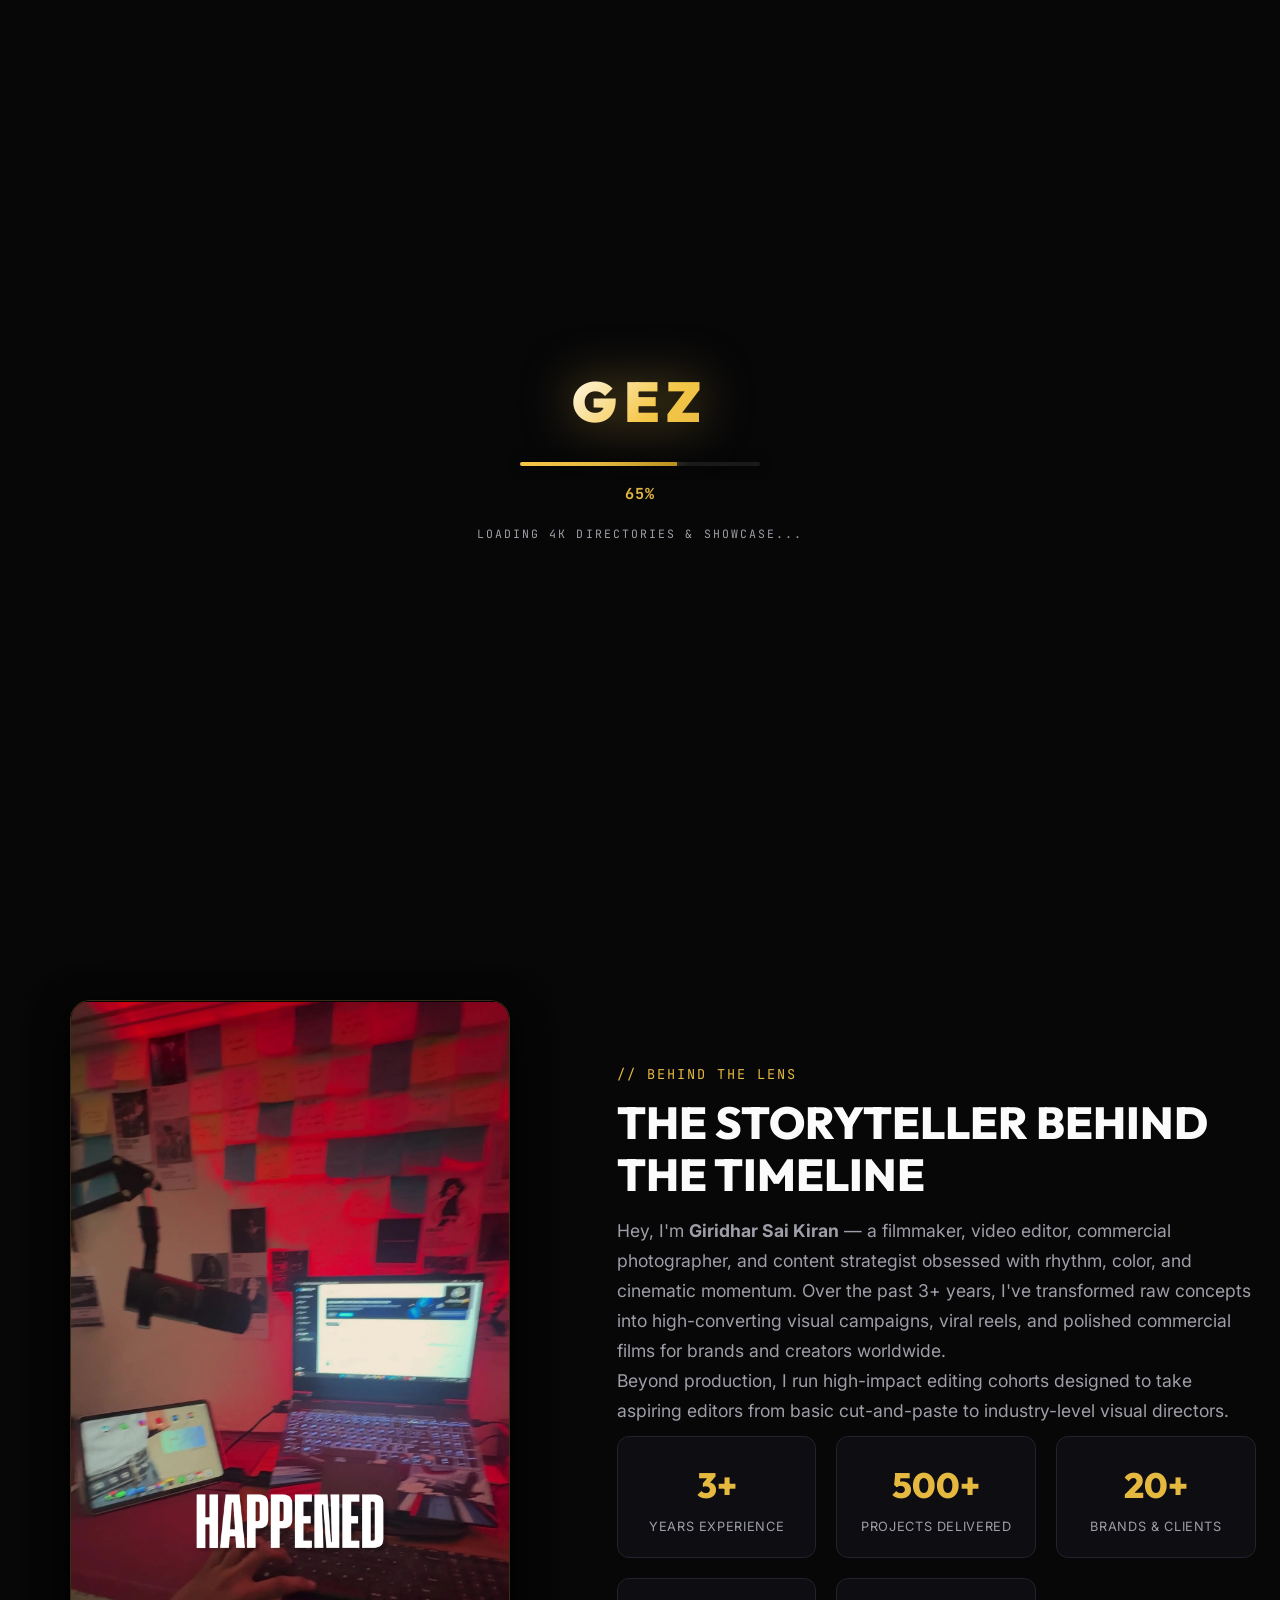
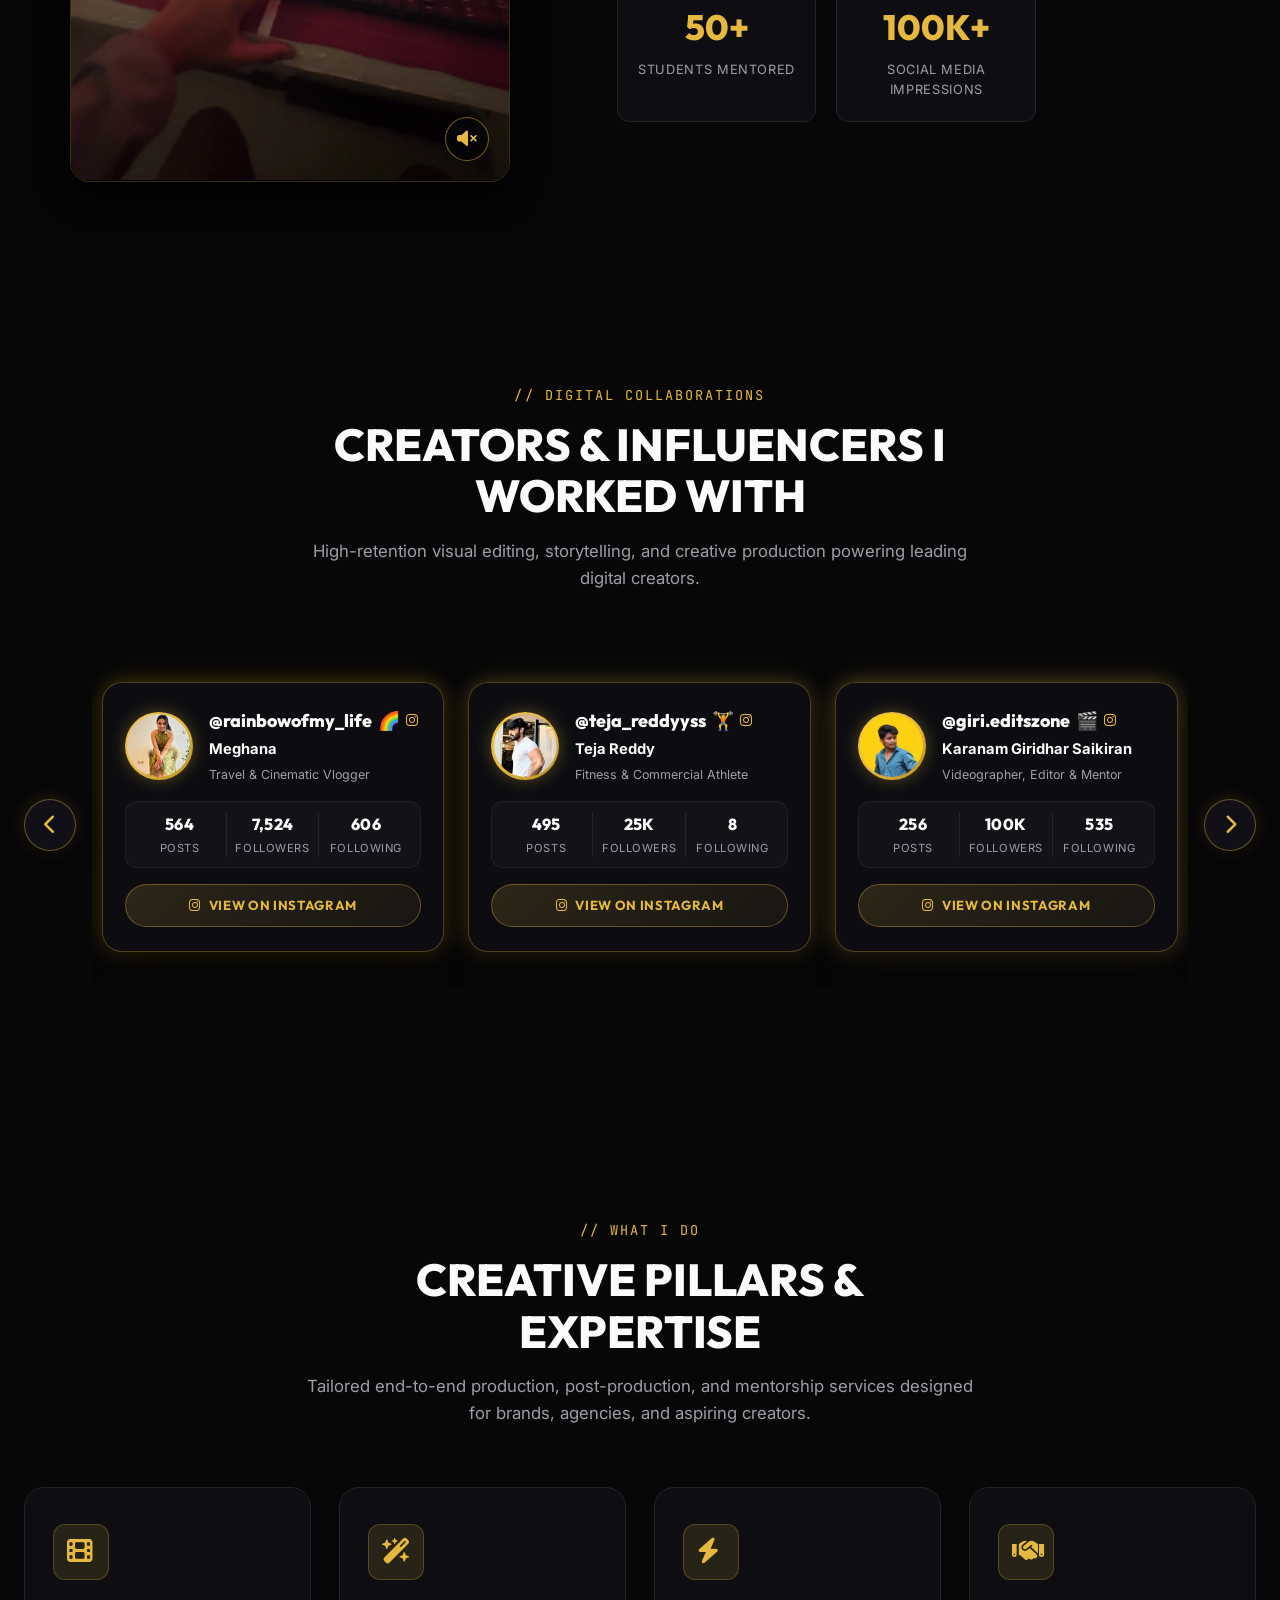
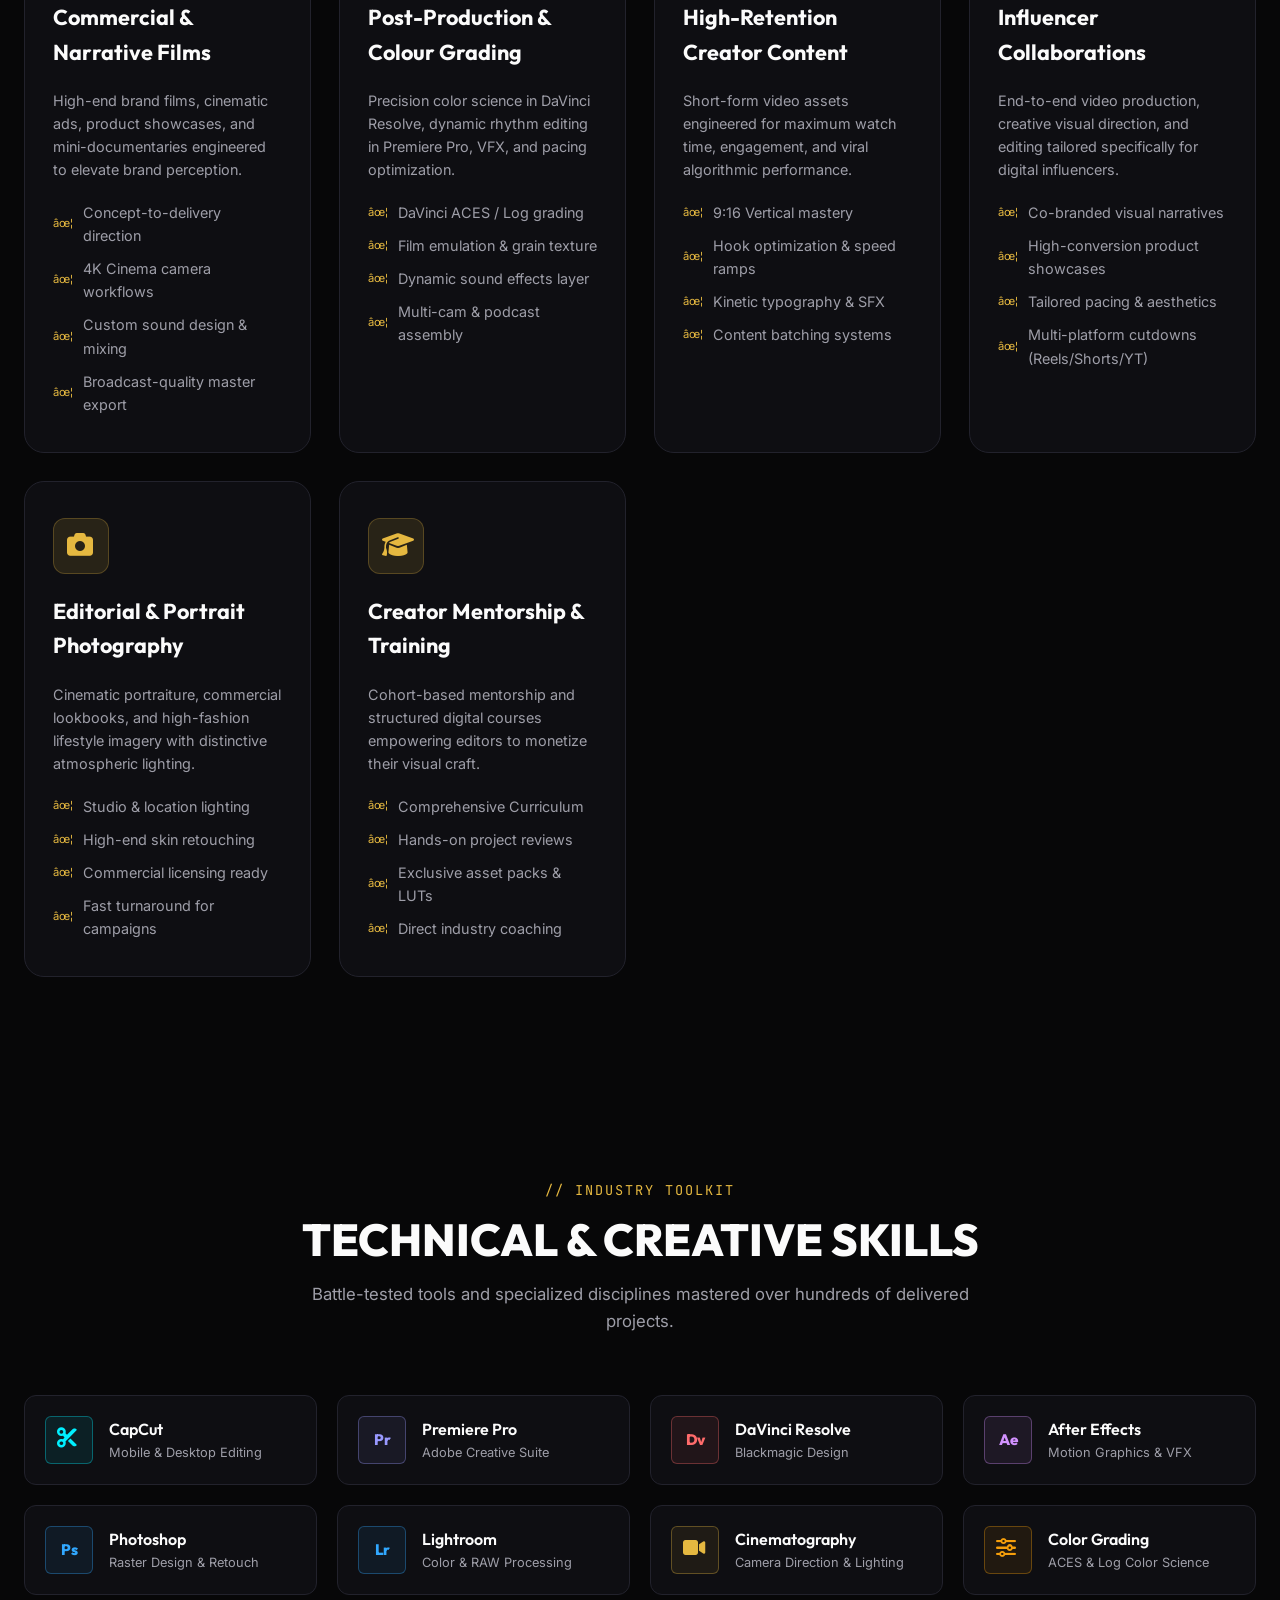
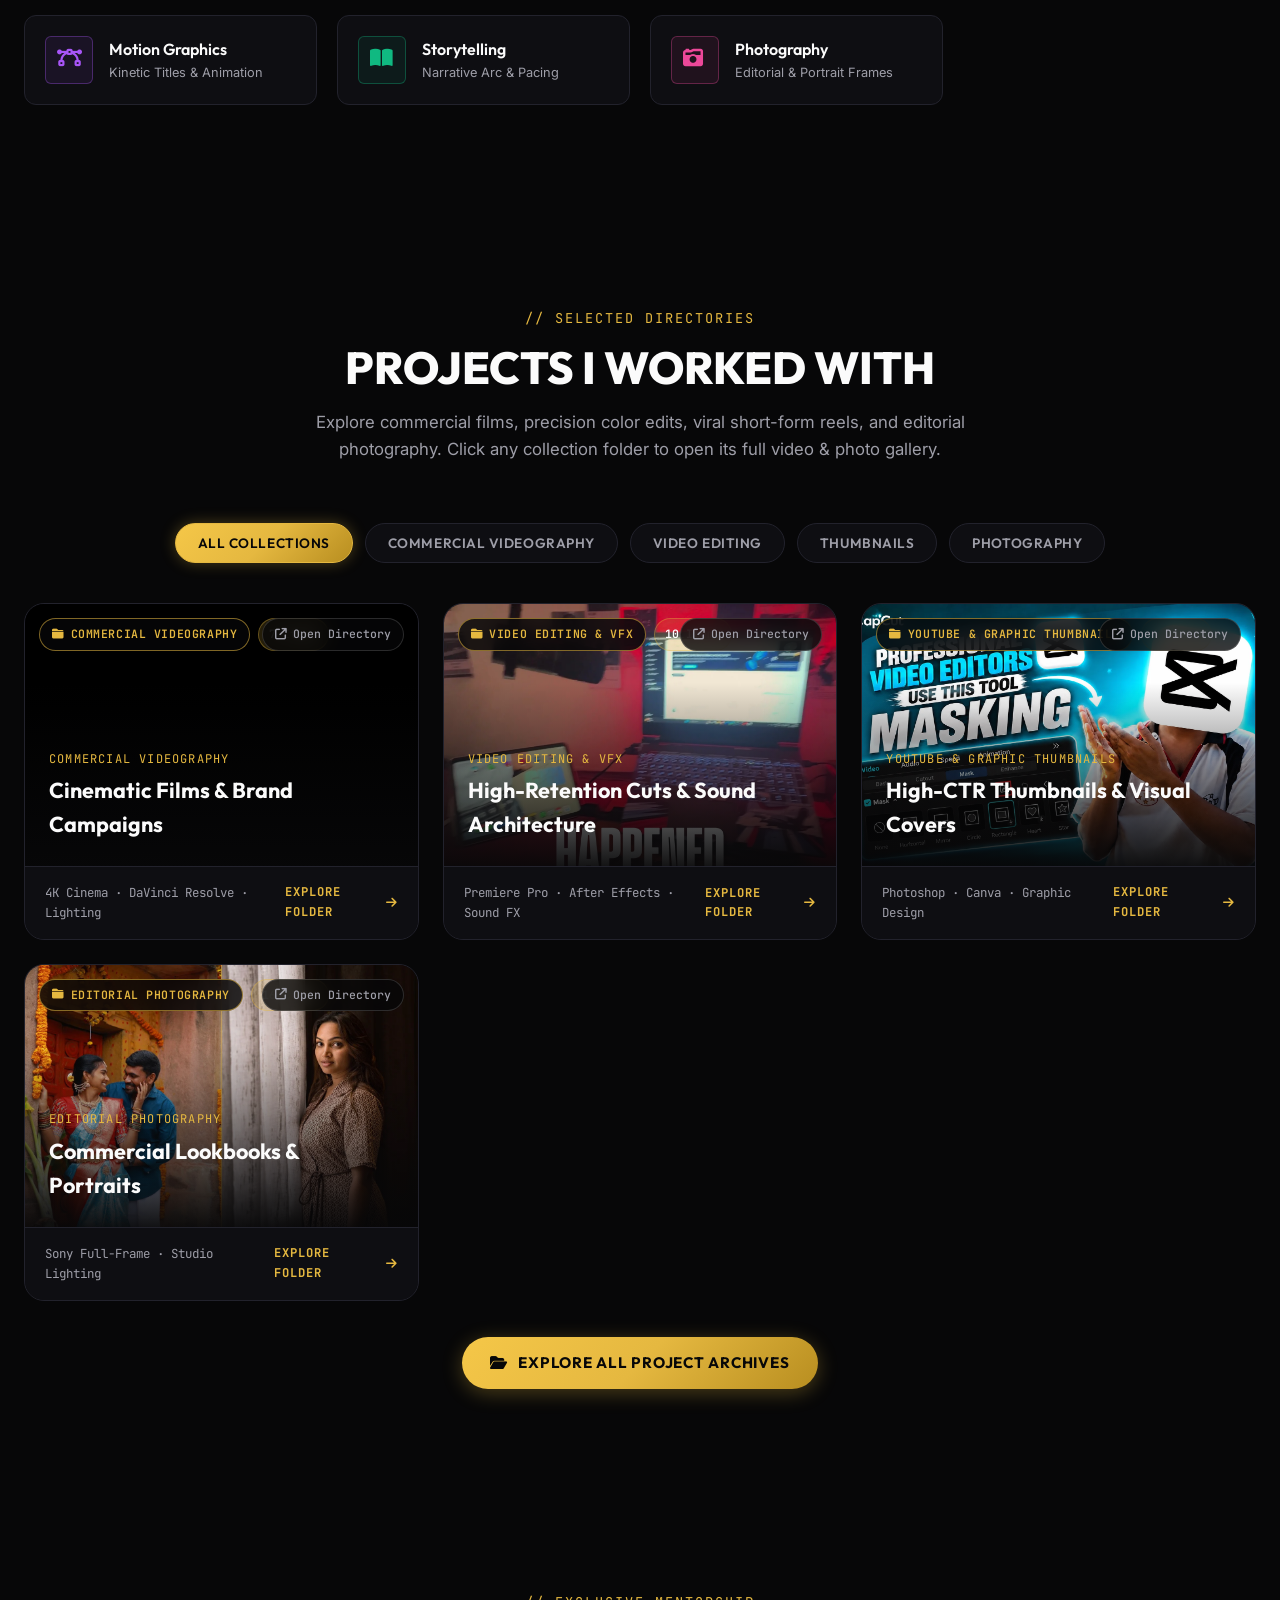
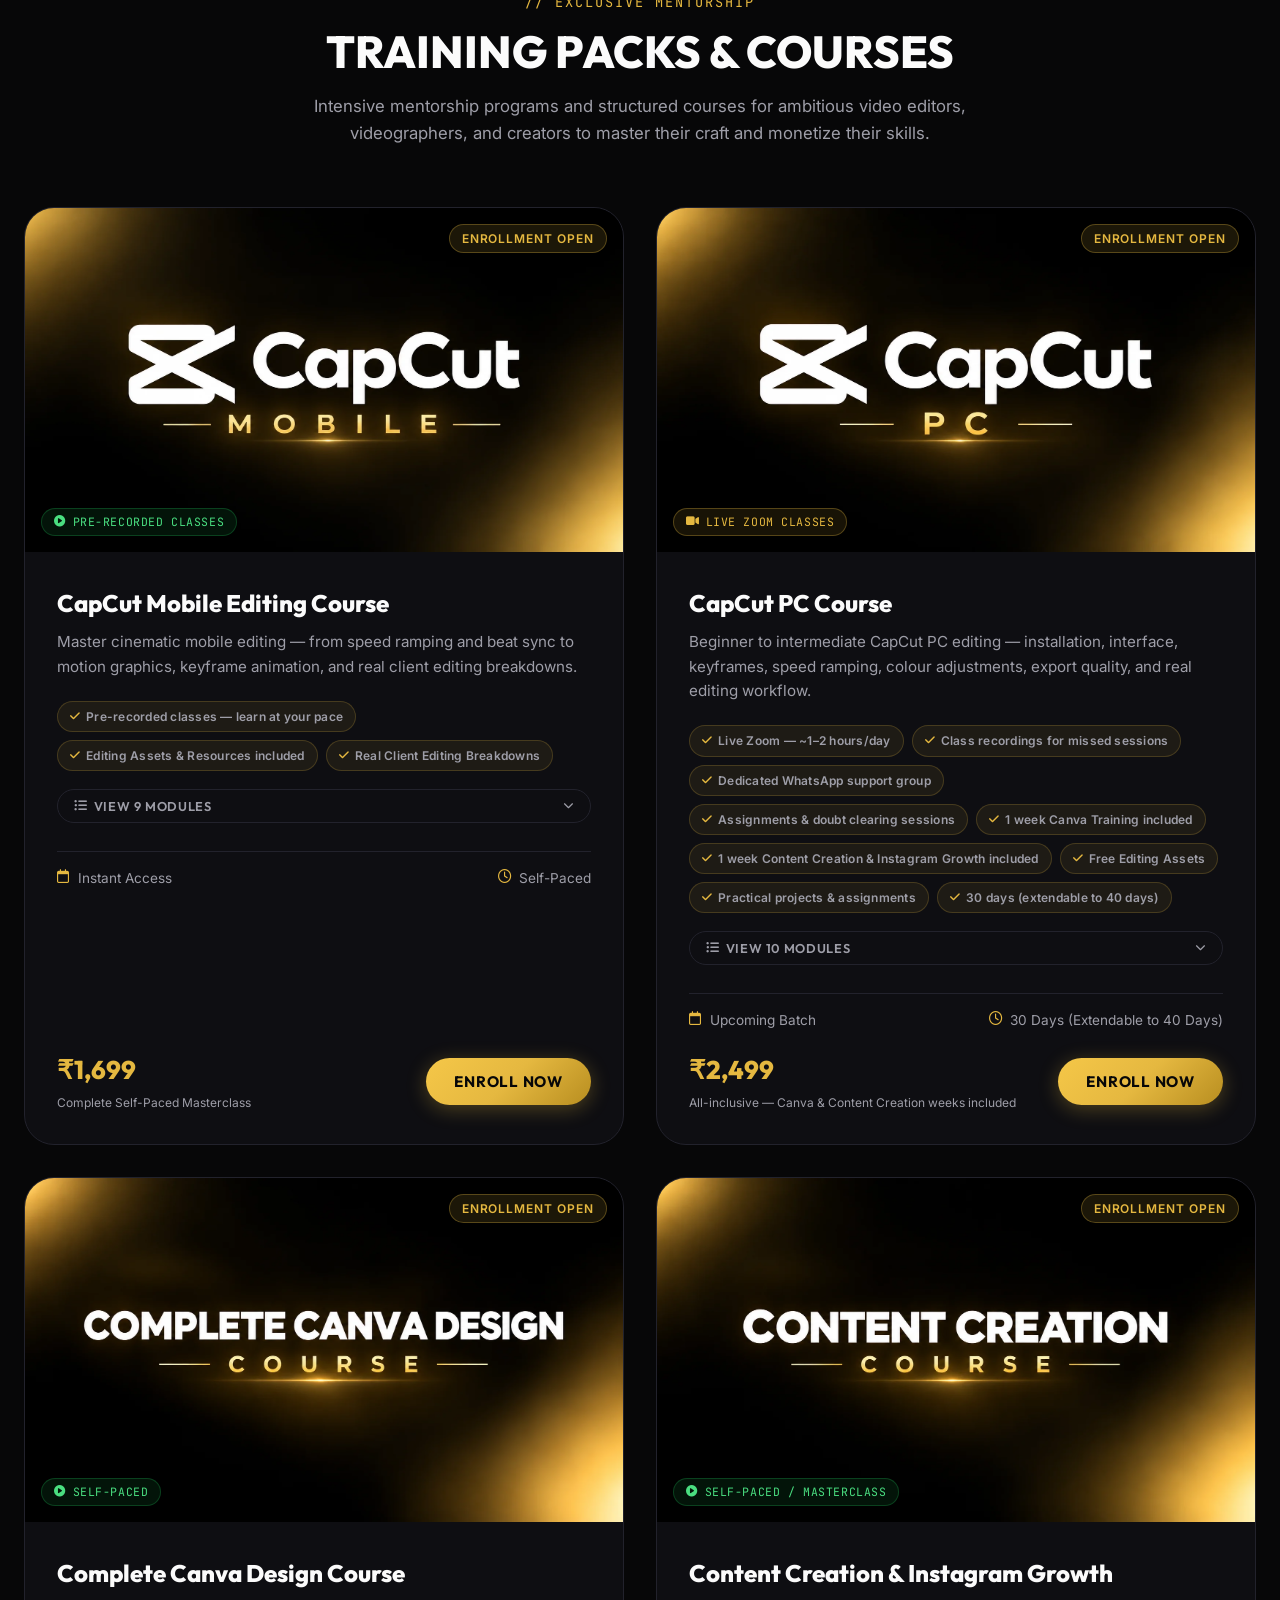
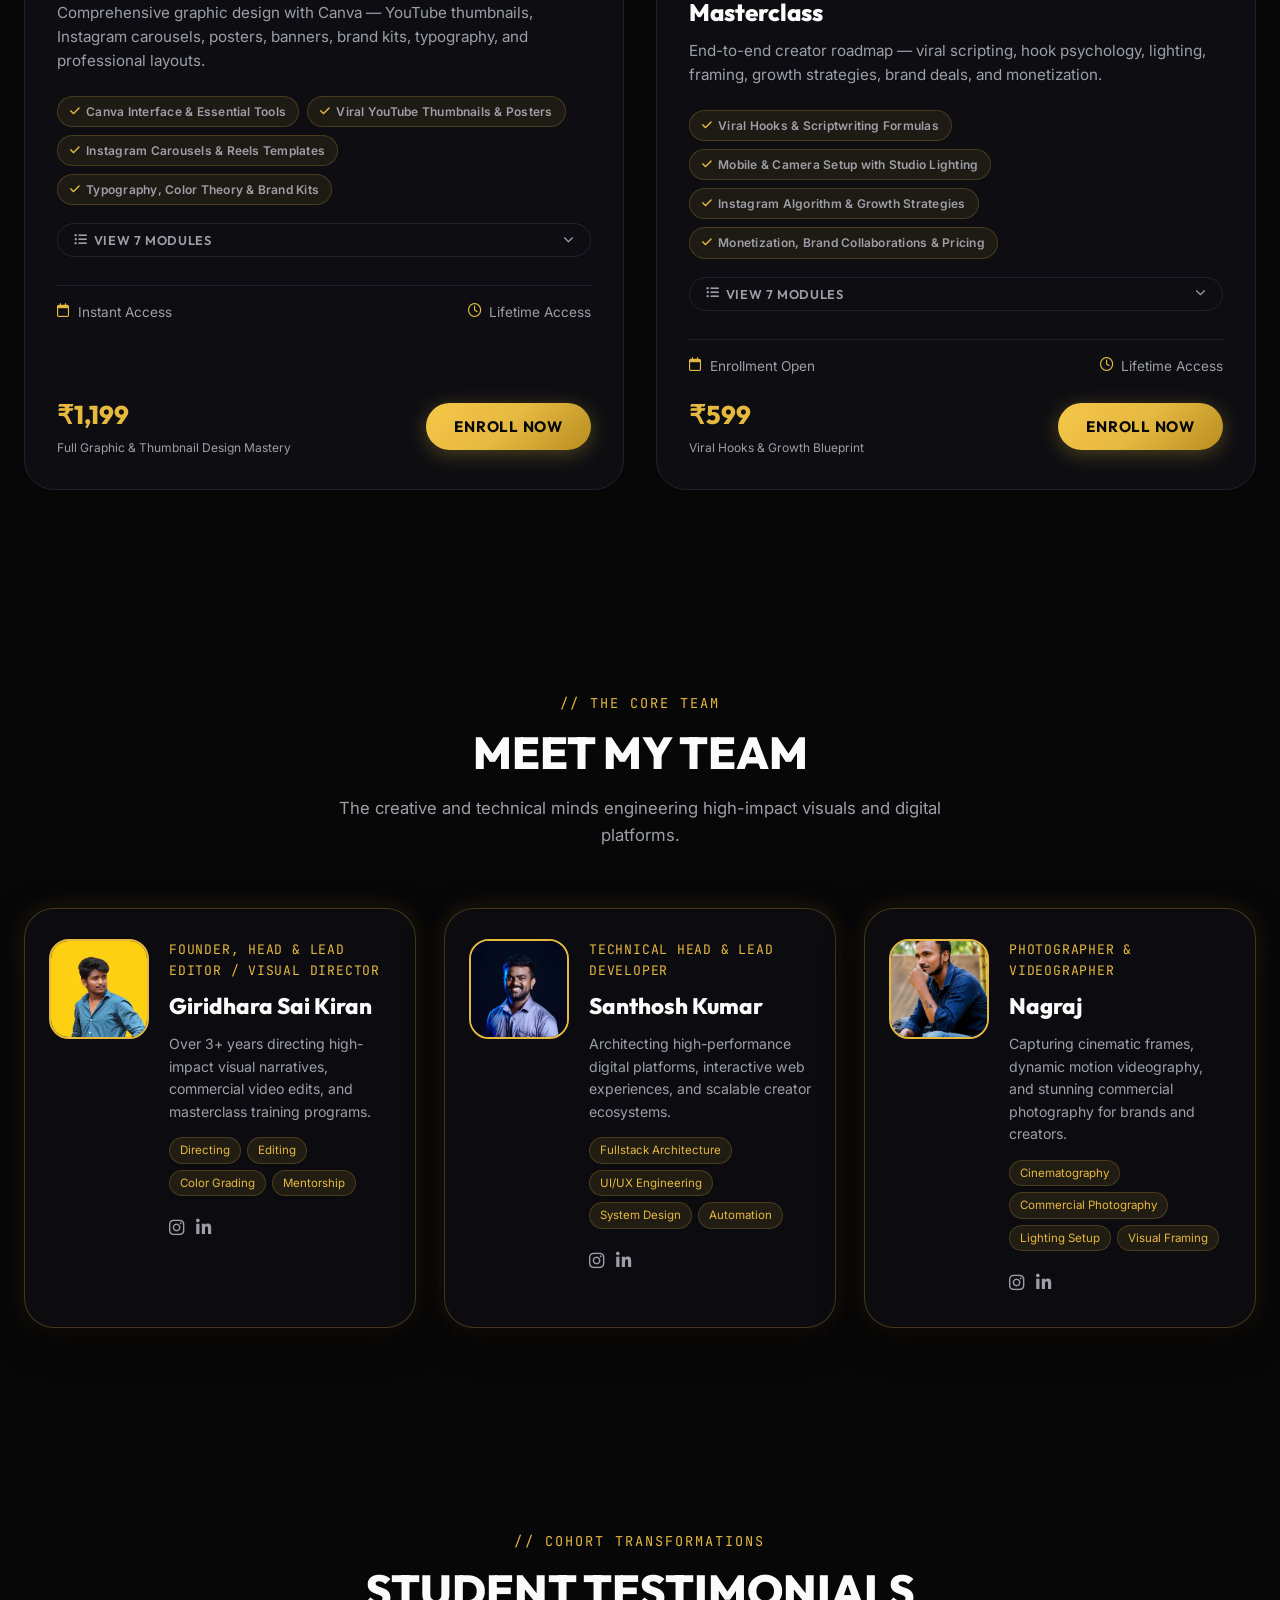
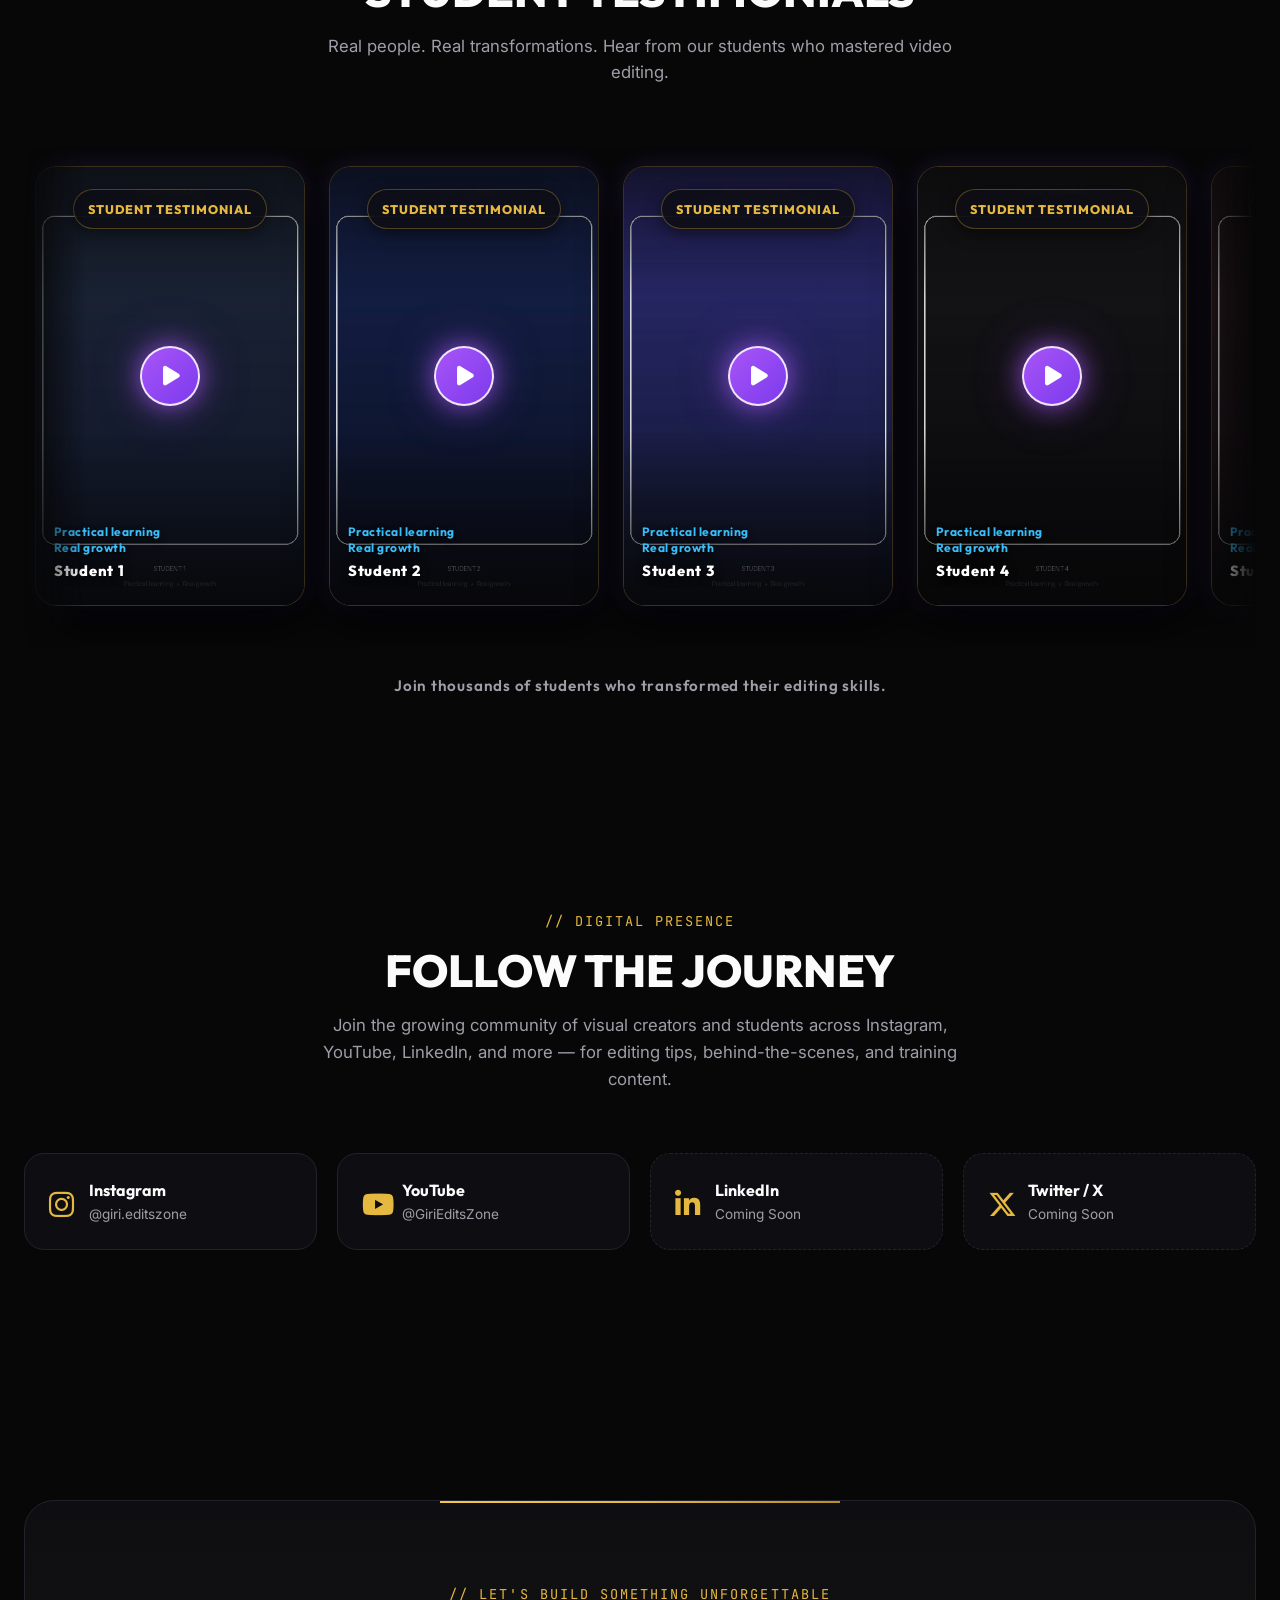
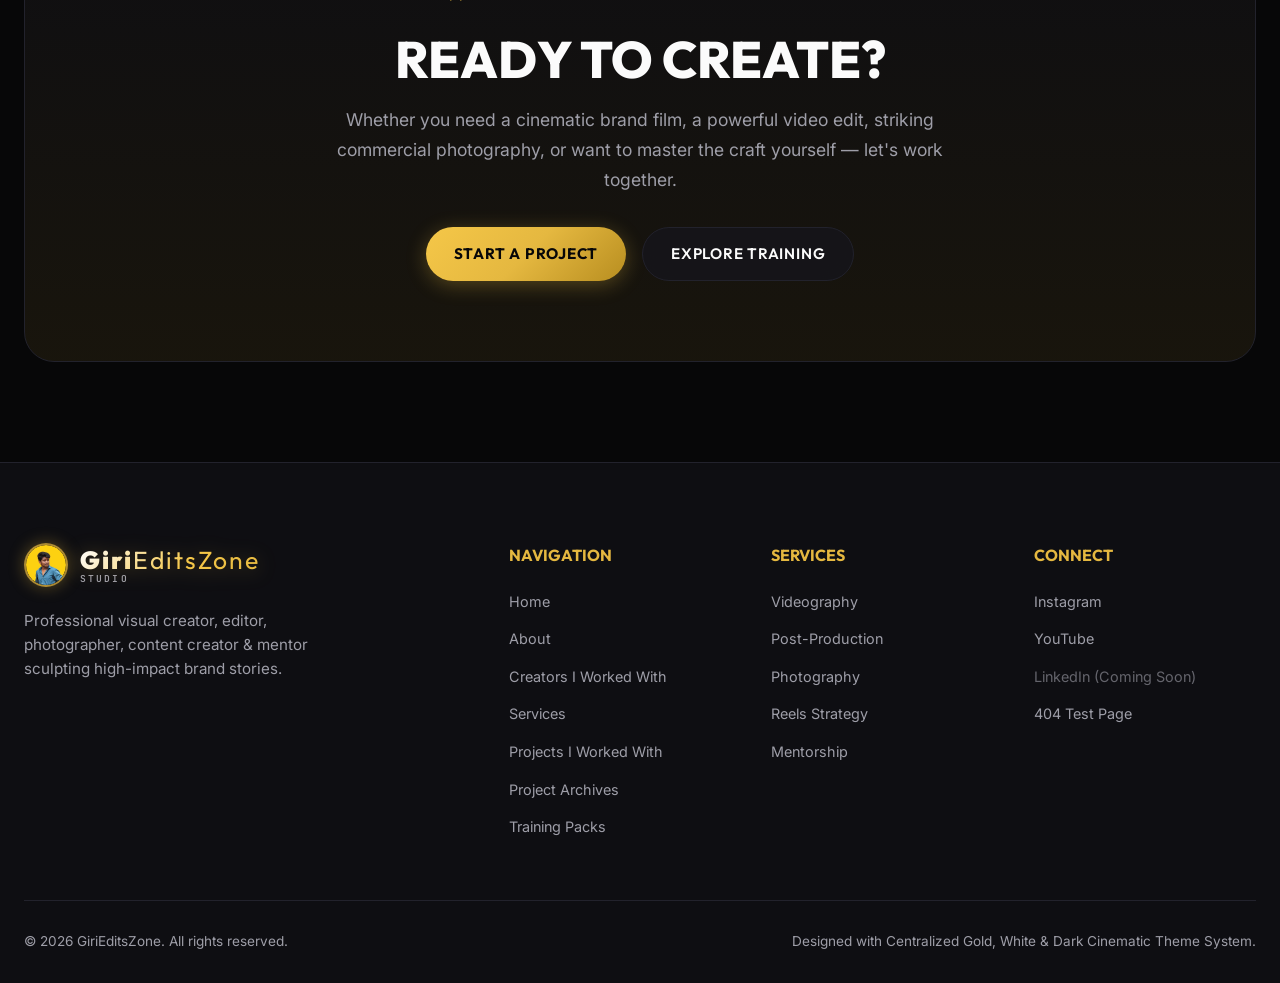
<file: index.html>
<!DOCTYPE html>
<html lang="en">

<head>
    <meta charset="UTF-8" />
    <meta name="viewport" content="width=device-width, initial-scale=1.0" />
    <title>GiriEditsZone | Giridhar Sai Kiran (Giri Edits) — Official Portfolio & Video Editor</title>

    <!-- SEO & Search Engine Optimization -->
    <link rel="canonical" href="https://girieditszone.web.app/" />
    <meta name="google-site-verification" content="google4b8e436ee678bed8" />
    <meta name="robots" content="index, follow, max-image-preview:large, max-snippet:-1, max-video-preview:-1" />
    <meta name="googlebot" content="index, follow, max-image-preview:large, max-snippet:-1, max-video-preview:-1" />
    <meta name="description"
        content="Official portfolio of Giridhar Sai Kiran (GiriEditsZone / Giri Edits) — Professional Filmmaker, Video Editor, Commercial Photographer, and Content Creator. Explore commercial projects, color grading, and creative training." />
    <meta name="keywords"
        content="girieditszone, giriedits, giridhar sai kiran, giri edits zone, giri edits, giri, karanam giridhar saikiran, giriedits zone, giridhar saikiran, video editor, cinematographer, commercial videographer, freelance video editor, telugu video editor, da vinci resolve, capcut editor, content creator" />
    <meta name="author" content="Giridhar Sai Kiran (GiriEditsZone)" />

    <!-- Open Graph / Facebook -->
    <meta property="og:type" content="website" />
    <meta property="og:site_name" content="GiriEditsZone | Giridhar Sai Kiran" />
    <meta property="og:url" content="https://girieditszone.web.app/" />
    <meta property="og:title" content="GiriEditsZone | Giridhar Sai Kiran (Giri Edits) — Official Portfolio" />
    <meta property="og:description"
        content="Official portfolio of Giridhar Sai Kiran (GiriEditsZone / Giri Edits) — Filmmaker, Video Editor, Photographer & Creator." />
    <meta property="og:image" content="https://girieditszone.web.app/assets/pic.webp" />

    <!-- Twitter / X -->
    <meta name="twitter:card" content="summary_large_image" />
    <meta name="twitter:url" content="https://girieditszone.web.app/" />
    <meta name="twitter:title" content="GiriEditsZone — Videographer, Editor & Creator" />
    <meta name="twitter:description"
        content="Official portfolio of GiriEditsZone (Giridhar Sai Kiran / Giri) — Filmmaker, Video Editor, Photographer & Creator." />
    <meta name="twitter:image" content="https://girieditszone.web.app/assets/pic.webp" />

    <!-- Fonts: Outfit (Headings), Inter (Body), JetBrains Mono (Technical) -->
    <link rel="preconnect" href="https://fonts.googleapis.com">
    <link rel="preconnect" href="https://fonts.gstatic.com" crossorigin>
    <link
        href="https://fonts.googleapis.com/css2?family=Inter:wght@300;400;500;600;700&family=JetBrains+Mono:wght@400;500;700&family=Outfit:wght@400;600;700;800;900&display=swap"
        rel="stylesheet">

    <!-- Font Awesome 6 Icons for Social Brands & Software Logos -->
    <link rel="stylesheet" href="https://cdnjs.cloudflare.com/ajax/libs/font-awesome/6.5.1/css/all.min.css"
        crossorigin="anonymous" referrerpolicy="no-referrer" />

    <!-- Stylesheets -->
    <link rel="icon" type="image/webp" href="assets/pic.webp" />
    <link rel="apple-touch-icon" href="assets/pic.webp" />
    <link rel="stylesheet" href="css/theme.css?v=2.3" />
    <link rel="stylesheet" href="css/style.css?v=2.4" />

    <!-- CRITICAL INLINE CSS: Guaranteed visibility and smooth carousel for Creators section -->
    <style id="creators-critical-css">
        #creators {
            position: relative;
            z-index: 10;
        }
        #creators .creators-carousel-wrap {
            position: relative;
            max-width: 1360px;
            margin: 0 auto;
            padding: 10px 0 30px 0;
            display: flex;
            align-items: center;
            gap: 16px;
        }
        #creators .creators-track-viewport {
            overflow: hidden;
            width: 100%;
            flex: 1;
            padding: 20px 10px 35px 10px;
        }
        #creators .creators-track {
            display: flex;
            gap: 24px;
            transition: transform 0.6s cubic-bezier(0.16, 1, 0.3, 1);
        }
        #creators .creator-card {
            flex: 0 0 calc((100% - 48px) / 3);
            min-width: calc((100% - 48px) / 3);
            background: rgba(14, 14, 18, 0.95);
            backdrop-filter: blur(20px);
            -webkit-backdrop-filter: blur(20px);
            border: 1px solid rgba(229, 184, 64, 0.3);
            border-radius: var(--radius-lg, 20px);
            padding: 24px 22px;
            position: relative;
            opacity: 1 !important;
            visibility: visible !important;
            transform: none !important;
            display: flex !important;
            flex-direction: column;
            gap: 16px;
            box-shadow: 0 16px 35px -8px rgba(0, 0, 0, 0.8), 0 0 25px -4px var(--card-glow, rgba(229, 184, 64, 0.35));
        }
        @media (max-width: 1024px) {
            #creators .creator-card {
                flex: 0 0 calc((100% - 24px) / 2);
                min-width: calc((100% - 24px) / 2);
            }
        }
        @media (max-width: 768px) {
            #creators .creator-card {
                flex: 0 0 100%;
                min-width: 100%;
            }
            .navbar .nav-cta-wrap .btn-primary,
            .navbar .btn-primary {
                display: none !important;
            }
        }
    </style>

    <!-- Structured Data (Schema.org JSON-LD for Google Knowledge Graph & Rich Results) -->
    <script type="application/ld+json">
    {
      "@context": "https://schema.org",
      "@graph": [
        {
          "@type": "WebSite",
          "@id": "https://girieditszone.web.app/#website",
          "url": "https://girieditszone.web.app/",
          "name": "GiriEditsZone",
          "alternateName": [
            "Giri Edits Zone",
            "GiriEdits",
            "girieditszone",
            "Giri Edits",
            "Giri Portfolio",
            "girieditszone.web.app"
          ],
          "description": "Official portfolio of GiriEditsZone (Giridhar Sai Kiran) — Videographer, Editor, Photographer & Creator.",
          "inLanguage": "en",
          "publisher": {
            "@id": "https://girieditszone.web.app/#person"
          }
        },
        {
          "@type": "Person",
          "@id": "https://girieditszone.web.app/#person",
          "name": "Giridhar Sai Kiran",
          "additionalName": "Giri",
          "alternateName": [
            "GiriEditsZone",
            "Giri Edits Zone",
            "Karanam Giridhar Saikiran",
            "giri.editszone",
            "Giri Edits"
          ],
          "jobTitle": "Filmmaker, Video Editor, Commercial Photographer & Content Creator",
          "url": "https://girieditszone.web.app/",
          "image": "https://girieditszone.web.app/assets/pic.webp",
          "sameAs": [
            "https://www.youtube.com/@GiriEditsZone",
            "https://www.instagram.com/giri.editszone/"
          ],
          "knowsAbout": [
            "Video Editing",
            "DaVinci Resolve",
            "CapCut",
            "Cinematography",
            "Color Grading",
            "Content Creation",
            "Commercial Photography",
            "Mobile Videography"
          ]
        },
        {
          "@type": "ProfilePage",
          "@id": "https://girieditszone.web.app/#profilepage",
          "url": "https://girieditszone.web.app/",
          "name": "GiriEditsZone Official Portfolio",
          "isPartOf": {
            "@id": "https://girieditszone.web.app/#website"
          },
          "mainEntity": {
            "@id": "https://girieditszone.web.app/#person"
          }
        }
      ]
    }
    </script>
</head>

<body>

    <!-- Film Grain Overlay -->
    <div class="film-grain"></div>

    <!-- Custom Cursor -->
    <div id="cursor-dot" class="custom-cursor-dot"></div>
    <div id="cursor-ring" class="custom-cursor-ring"></div>

    <!-- Preloader (Plays 6-second continuous animation on reload or first visit, skipped on redirect) -->
    <script>
        (function () {
            var isReload = false;
            try {
                var navEntries = (window.performance && performance.getEntriesByType) ? performance.getEntriesByType('navigation') : [];
                if (navEntries.length > 0 && navEntries[0].type === 'reload') {
                    isReload = true;
                } else if (window.performance && performance.navigation && performance.navigation.type === 1) {
                    isReload = true;
                }
            } catch (e) {
                isReload = false;
            }

            if (window.location.hash) {
                // When navigating directly to an anchor like #creators, skip preloader so section shows immediately
                document.documentElement.classList.add('no-preloader');
                sessionStorage.setItem('gez_intro_played', 'true');
            } else if (isReload) {
                // Whenever website is reloaded, ensure intro animation appears
                sessionStorage.removeItem('gez_intro_played');
                document.documentElement.classList.remove('no-preloader');
            } else if (sessionStorage.getItem('gez_intro_played') === 'true') {
                // When redirecting/navigating back, skip preloader immediately
                document.documentElement.classList.add('no-preloader');
            }
        })();
    </script>
    <div id="preloader">
        <div class="preloader-brand text-gold-gradient">GEZ</div>
        <div class="preloader-progress">
            <div id="preloader-bar" class="preloader-bar"></div>
        </div>
        <div id="preloader-counter" class="preloader-counter">0%</div>
        <div id="preloader-subtitle" class="preloader-subtitle">INITIALIZING CINEMATIC ENGINE...</div>
    </div>

    <!-- Global Ambient Background & Lighting Animations -->
    <div class="global-bg-backdrop"></div>
    <div class="global-bg-overlay"></div>
    <div class="ambient-glow-orb ambient-orb-1"></div>
    <div class="ambient-glow-orb ambient-orb-2"></div>
    <div class="ambient-glow-orb ambient-orb-3"></div>

    <!-- STICKY HEADER & NAVBAR -->
    <header class="navbar">
        <div class="container nav-container">
            <!-- BRAND LOGO & EMBLEM -->
            <a href="#home" class="brand-logo" aria-label="GEZ Homepage">
                <div class="logo-symbol-wrap">
                    <img src="assets/pic.webp" alt="GiriEditsZone Logo" class="logo-symbol-img" />
                </div>
                <div class="logo-text-wrap">
                    <span class="logo-brand-name">GEZ</span>

                </div>
            </a>

            <nav class="nav-links" aria-label="Primary Navigation">
                <a href="#home">HOME</a>
                <a href="#about">ABOUT</a>
                <a href="#creators">CREATORS</a>
                <a href="#services">SERVICES</a>
                <a href="#skills">EXPERTISE</a>
                <a href="#work">WORK</a>
                <a href="#training">TRAINING</a>
                <a href="#team">TEAM</a>
                <a href="#testimonials">REVIEWS</a>
                <a href="#social">SOCIAL</a>
            </nav>

            <div class="nav-cta-wrap">
                <button class="btn-primary" onclick="openClientModal()">
                    <i class="fa-regular fa-paper-plane"></i> WORK WITH ME
                </button>
                <button id="mobile-menu-btn" class="mobile-menu-btn" aria-label="Toggle navigation menu">
                    <i class="fa-solid fa-bars"></i>
                </button>
            </div>
        </div>
    </header>

    <!-- MOBILE NAVIGATION DRAWER -->
    <div id="mobile-drawer" class="mobile-nav-drawer">
        <a href="#home">HOME</a>
        <a href="#about">ABOUT</a>
        <a href="#creators">CREATORS</a>
        <a href="#services">SERVICES</a>
        <a href="#skills">EXPERTISE</a>
        <a href="#work">WORK</a>
        <a href="#training">TRAINING</a>
        <a href="#team">TEAM</a>
        <a href="#testimonials">REVIEWS</a>
        <a href="#social">SOCIAL</a>
        <button class="btn-primary" style="margin-top:20px;"
            onclick="openClientModal(); document.getElementById('mobile-drawer').classList.remove('open');">
            WORK WITH ME
        </button>
    </div>

    <!-- HERO SECTION -->
    <section id="home" class="hero">
        <div class="hero-glow-orb"></div>
        <div class="container hero-content">
            <div class="hero-text-side">
                <span class="hero-sub-title">VIDEOGRAPHER / EDITOR / PHOTOGRAPHER / CREATOR</span>
                <h1 id="hero-name" class="hero-title-name">Giri EditsZone</h1>
                <p class="hero-description">
                    Creating cinematic visuals, powerful stories, and high-retention digital experiences that make
                    brands and creators impossible to ignore.
                </p>

                <div class="hero-actions">
                    <button class="btn-primary" onclick="openClientModal()">
                        <i class="fa-regular fa-paper-plane"></i> WORK WITH ME
                    </button>
                    <a href="#training" class="btn-secondary">
                        <i class="fa-solid fa-graduation-cap"></i> EXPLORE TRAINING
                    </a>

                </div>

                <!-- HERO SOCIAL LINKS -->
                <div class="hero-socials">
                    <a href="https://www.instagram.com/giri.editszone/" target="_blank" rel="noopener" aria-label="Instagram"><i
                            class="fa-brands fa-instagram"></i></a>
                    <a href="https://www.youtube.com/@GiriEditsZone" target="_blank" rel="noopener" aria-label="YouTube"><i
                            class="fa-brands fa-youtube"></i></a>
                    <a href="javascript:void(0)" style="opacity:0.4; cursor:default;" aria-label="LinkedIn (Coming Soon)" title="LinkedIn (Coming Soon)"><i
                            class="fa-brands fa-linkedin-in"></i></a>
                    <a href="javascript:void(0)" style="opacity:0.4; cursor:default;" aria-label="Twitter / X (Coming Soon)" title="Twitter / X (Coming Soon)"><i
                            class="fa-brands fa-x-twitter"></i></a>
                </div>
            </div>

            <!-- HERO SHOWCASE IMAGE (REPLACING VIDEO WITH BG PIC IMAGE) -->
            <div class="hero-visual-side">
                <div class="hero-showcase-container" id="hero-showcase-card">
                    <img src="assets/bg pic/DSC02661.webp"
                        srcset="assets/bg pic/hero-showcase.webp 1200w, assets/bg pic/DSC02661.webp 2560w"
                        sizes="(max-width: 768px) 100vw, (max-width: 1200px) 50vw, 620px"
                        alt="Giridhar Sai Kiran — Cinematographer & Content Creator with 4K Cinema Camera"
                        class="hero-showcase-img" loading="eager" />

                    <!-- Ambient Glow & Overlay Details -->
                    <div class="hero-showcase-overlay">
                        <div class="hero-showcase-badges">
                            <span class="hero-showcase-badge live-badge">
                                <span class="badge-dot-pulse"></span> CINEMATOGRAPHER
                            </span>
                            <span class="hero-showcase-badge live-badge">
                                <span class="badge-dot-pulse"></span> MENTOR
                            </span>
                            <span class="hero-showcase-badge live-badge">
                                <i class="fa-solid fa-camera"></i> VIDEO EDITOR
                            </span>
                        </div>

                        <div class="hero-showcase-caption">
                            <div class="caption-text-wrap">

                            </div>
                            <span class="caption-indicator">
                                <i class="fa-solid fa-film"></i> GEZ 2026
                            </span>
                        </div>
                    </div>
                </div>
            </div>
        </div>
    </section>

    <!-- ABOUT SECTION -->
    <section id="about" class="section">
        <div class="container">
            <div class="about-grid">
                <div class="about-portrait-wrap">
                    <video id="about-portrait-video" class="about-portrait" autoplay loop muted playsinline preload="auto" poster="assets/works/covers/proj-edit-1_0130.webp">
                        <source src="assets/works/video_editing/0130.mp4" type="video/mp4" />
                    </video>
                    <button class="about-sound-toggle" onclick="toggleAboutVideoAudio(this)" aria-label="Toggle video audio">
                        <i class="fa-solid fa-volume-xmark"></i>
                    </button>
                </div>

                <div class="about-info">
                    <span class="section-tag">// BEHIND THE LENS</span>
                    <h2 class="section-title">THE STORYTELLER BEHIND THE TIMELINE</h2>
                    <p class="about-bio">
                        Hey, I'm <strong>Giridhar Sai Kiran</strong> — a filmmaker, video editor, commercial
                        photographer, and content strategist obsessed with rhythm, color, and cinematic momentum. Over
                        the past 3+ years, I've transformed raw concepts into high-converting visual campaigns, viral
                        reels, and polished commercial films for brands and creators worldwide.
                    </p>
                    <p class="about-bio">
                        Beyond production, I run high-impact editing cohorts designed to take aspiring editors from
                        basic cut-and-paste to industry-level visual directors.
                    </p>

                    <!-- EDITABLE STATS GRID -->
                    <div id="stats-grid" class="stats-grid"></div>
                </div>
            </div>
        </div>
    </section>

    <!-- CREATORS I WORKED WITH (INSTAGRAM PROFILE CARDS CAROUSEL) -->
    <section id="creators" class="section">
        <div class="container">
            <div class="section-header">
                <span class="section-tag">// DIGITAL COLLABORATIONS</span>
                <h2 class="section-title">CREATORS & INFLUENCERS I WORKED WITH</h2>
                <p class="section-subtitle">High-retention visual editing, storytelling, and creative production
                    powering leading digital creators.</p>
            </div>

            <div class="creators-carousel-wrap">
                <button id="creator-prev-btn" class="creators-nav-btn creators-side-btn creators-side-prev"
                    onclick="prevCreators()" aria-label="Previous Creators">
                    <i class="fa-solid fa-chevron-left"></i>
                </button>

                <div class="creators-track-viewport">
                    <div id="creators-track" class="creators-track"></div>
                </div>

                <button id="creator-next-btn" class="creators-nav-btn creators-side-btn creators-side-next"
                    onclick="nextCreators()" aria-label="Next Creators">
                    <i class="fa-solid fa-chevron-right"></i>
                </button>
            </div>
        </div>
    </section>

    <!-- SERVICES & EXPERTISE SECTION -->
    <section id="services" class="section">
        <div class="container">
            <div class="section-header">
                <span class="section-tag">// WHAT I DO</span>
                <h2 class="section-title">CREATIVE PILLARS & EXPERTISE</h2>
                <p class="section-subtitle">Tailored end-to-end production, post-production, and mentorship services
                    designed for brands, agencies, and aspiring creators.</p>
            </div>
            <div id="services-grid" class="services-grid"></div>
        </div>
    </section>

    <!-- EXPERTISE & SOFTWARE SKILLS SECTION -->
    <section id="skills" class="section" style="background:var(--color-surface-subtle);">
        <div class="container">
            <div class="section-header">
                <span class="section-tag">// INDUSTRY TOOLKIT</span>
                <h2 class="section-title">TECHNICAL & CREATIVE SKILLS</h2>
                <p class="section-subtitle">Battle-tested tools and specialized disciplines mastered over hundreds of
                    delivered projects.</p>
            </div>
            <div id="skills-grid" class="skills-grid"></div>
        </div>
    </section>

    <!-- PORTFOLIO / PROJECTS I WORKED WITH SECTION -->
    <section id="work" class="section">
        <div class="container">
            <div class="section-header">
                <span class="section-tag">// SELECTED DIRECTORIES</span>
                <h2 class="section-title">PROJECTS I WORKED WITH</h2>
                <p class="section-subtitle">Explore commercial films, precision color edits, viral short-form reels, and
                    editorial photography. Click any collection folder to open its full video & photo gallery.</p>
            </div>

            <!-- PORTFOLIO FILTER TABS -->
            <div id="portfolio-filters" class="portfolio-filters">
                <button class="filter-btn active" onclick="filterPortfolio('all', this)">ALL COLLECTIONS</button>
                <button class="filter-btn" onclick="filterPortfolio('commercial', this)">COMMERCIAL VIDEOGRAPHY</button>
                <button class="filter-btn" onclick="filterPortfolio('editing', this)">VIDEO EDITING</button>
                <button class="filter-btn" onclick="filterPortfolio('thumbnails', this)">THUMBNAILS</button>
                <button class="filter-btn" onclick="filterPortfolio('photos', this)">PHOTOGRAPHY</button>
            </div>

            <!-- PORTFOLIO GRID -->
            <div id="portfolio-grid" class="portfolio-grid"></div>

            <div style="text-align:center; margin-top:36px;">
                <a href="projects.html" class="btn-primary" style="display:inline-flex;align-items:center;gap:10px;">
                    <i class="fa-solid fa-folder-open"></i> EXPLORE ALL PROJECT ARCHIVES
                </a>
            </div>
        </div>
    </section>

    <!-- TRAINING PACKS & COURSES SECTION -->
    <section id="training" class="section">
        <div class="container">
            <div class="section-header">
                <span class="section-tag">// EXCLUSIVE MENTORSHIP</span>
                <h2 class="section-title">TRAINING PACKS & COURSES</h2>
                <p class="section-subtitle">
                    Intensive mentorship programs and structured courses for ambitious video editors, videographers, and creators to master their craft and monetize their skills.
                </p>
            </div>
            <div id="training-grid" class="training-grid"></div>
        </div>
    </section>

    <!-- MEET MY TEAM SECTION -->
    <section id="team" class="section">
        <div class="container">
            <div class="section-header">
                <span class="section-tag">// THE CORE TEAM</span>
                <h2 class="section-title">MEET MY TEAM</h2>
                <p class="section-subtitle">The creative and technical minds engineering high-impact visuals and digital
                    platforms.</p>
            </div>
            <div id="team-grid" class="team-grid"></div>
        </div>
    </section>

    <!-- STUDENT TESTIMONIALS / VIDEO REVIEWS SECTION -->
    <section id="testimonials" class="section reviews-section" style="background:var(--color-surface-subtle);">
        <div class="container">
            <div class="section-header">
                <span class="section-tag">// COHORT TRANSFORMATIONS</span>
                <h2 class="section-title">STUDENT TESTIMONIALS</h2>
                <p class="section-subtitle">Real people. Real transformations. Hear from our students who mastered video
                    editing.</p>
            </div>

            <!-- Continuous Movement Video Reviews Carousel -->
            <div class="reviews-carousel-outer" id="reviews-carousel-outer">
                <div class="reviews-viewport" id="reviews-viewport">
                    <div id="reviews-track" class="reviews-track"></div>
                </div>
            </div>

            <p class="reviews-footer-note">Join thousands of students who transformed their editing skills.</p>
        </div>
    </section>

    <!-- SOCIAL MEDIA SECTION & CONTENT WALL -->
    <section id="social" class="section" style="background:var(--color-surface);">
        <div class="container">
            <div class="section-header">
                <span class="section-tag">// DIGITAL PRESENCE</span>
                <h2 class="section-title">FOLLOW THE JOURNEY</h2>
                <p class="section-subtitle">Join the growing community of visual creators and students across Instagram,
                    YouTube, LinkedIn, and more — for editing tips, behind-the-scenes, and training content.</p>
            </div>
            <div id="social-platforms-grid" class="social-platforms-grid"></div>

        </div>
    </section>

    <!-- CTA BANNER -->
    <section id="cta" class="section">
        <div class="container">
            <div class="cta-banner">
                <span class="section-tag">// LET'S BUILD SOMETHING UNFORGETTABLE</span>
                <h2 class="section-title" style="font-size:clamp(2.5rem, 4vw, 3.8rem); margin-top:12px;">READY TO
                    CREATE?</h2>
                <p
                    style="color:var(--color-text-muted); max-width:620px; margin:0 auto 32px auto; font-size:1.1rem; line-height:1.7;">
                    Whether you need a cinematic brand film, a powerful video edit, striking commercial photography, or
                    want to master the craft yourself — let's work together.
                </p>
                <div style="display:flex; justify-content:center; gap:16px; flex-wrap:wrap;">
                    <button class="btn-primary" onclick="openClientModal()">START A PROJECT</button>
                    <a href="#training" class="btn-secondary">EXPLORE TRAINING</a>
                </div>
            </div>
        </div>
    </section>

    <!-- FOOTER -->
    <footer class="footer">
        <div class="container">
            <div class="footer-grid">
                <div class="footer-brand">
                    <a href="#home" class="brand-logo footer-brand-logo" aria-label="GiriEditsZone Homepage">
                        <div class="logo-symbol-wrap">
                            <img src="assets/pic.webp" alt="GiriEditsZone Logo" class="logo-symbol-img" />
                        </div>
                        <div class="logo-text-wrap">
                            <span class="logo-brand-name">Giri<span
                                    style="color:var(--color-primary);font-weight:400;">EditsZone</span></span>
                            <span class="logo-brand-tag">STUDIO</span>
                        </div>
                    </a>
                    <p>Professional visual creator, editor, photographer, content creator & mentor sculpting high-impact
                        brand stories.</p>
                </div>
                <div class="footer-col">
                    <h4>NAVIGATION</h4>
                    <ul>
                        <li><a href="#home">Home</a></li>
                        <li><a href="#about">About</a></li>
                        <li><a href="#creators">Creators I Worked With</a></li>
                        <li><a href="#services">Services</a></li>
                        <li><a href="#work">Projects I Worked With</a></li>
                        <li><a href="projects.html">Project Archives</a></li>
                        <li><a href="#training">Training Packs</a></li>
                    </ul>
                </div>
                <div class="footer-col">
                    <h4>SERVICES</h4>
                    <ul>
                        <li><a href="#services">Videography</a></li>
                        <li><a href="#services">Post-Production</a></li>
                        <li><a href="#services">Photography</a></li>
                        <li><a href="#services">Reels Strategy</a></li>
                        <li><a href="#training">Mentorship</a></li>
                    </ul>
                </div>
                <div class="footer-col">
                    <h4>CONNECT</h4>
                    <ul>
                        <li><a href="https://www.instagram.com/giri.editszone/" target="_blank" rel="noopener">Instagram</a></li>
                        <li><a href="https://www.youtube.com/@GiriEditsZone" target="_blank" rel="noopener">YouTube</a></li>
                        <li><a href="javascript:void(0)" style="opacity:0.6; cursor:default;" title="Coming Soon">LinkedIn (Coming Soon)</a></li>
                        <li><a href="javascript:void(0)" onclick="trigger404()">404 Test Page</a></li>
                    </ul>
                </div>
            </div>

            <div class="footer-bottom">
                <p>&copy; 2026 GiriEditsZone. All rights reserved.</p>
                <p>Designed with Centralized Gold, White & Dark Cinematic Theme System.</p>
            </div>
        </div>
    </footer>

    <!-- ==========================================================================
       MODALS SYSTEM
       ========================================================================== -->

    <!-- PROJECT DETAIL MODAL -->
    <div id="project-modal" class="modal-overlay">
        <div id="project-modal-content" class="modal-card"></div>
    </div>

    <!-- SHOWREEL MODAL -->
    <div id="showreel-modal" class="modal-overlay">
        <div class="modal-card" style="max-width:960px; padding:20px; background:#000;">
            <button class="modal-close-btn" onclick="closeShowreelModal()">&times;</button>
            <div style="aspect-ratio:16/9; width:100%;">
                <video id="showreel-modal-video" controls style="width:100%; height:100%; object-fit:cover;"></video>
            </div>
        </div>
    </div>

    <!-- TRAINING ENQUIRY MODAL -->
    <div id="training-modal" class="modal-overlay">
        <div id="training-modal-content" class="modal-card"></div>
    </div>

    <!-- CLIENT PROJECT ENQUIRY MODAL ("LET'S CREATE SOMETHING") -->
    <div id="client-modal" class="modal-overlay">
        <div id="client-modal-content" class="modal-card">
            <button class="modal-close-btn" onclick="closeAllModals()">&times;</button>
            <span class="section-tag">// WORK WITH ME</span>
            <h2 style="font-family:var(--font-heading); font-size:2rem; font-weight:800; margin-bottom:12px;">PROJECT ENQUIRY & NEGOTIATION</h2>
            <p style="color:var(--color-text-muted); margin-bottom:24px; font-size:0.95rem;">
                Tell us about your project vision, timeline, and budget. Giri will connect directly with you on WhatsApp (<strong style="color:var(--color-primary);">+91 8328415457</strong>) to discuss pricing, scope, and deliverables.
            </p>

            <form id="client-enquiry-form" onsubmit="handleClientEnquirySubmit(event)">
                <input type="text" name="honeypot" style="display:none;" tabindex="-1" autocomplete="off" />

                <div style="display:grid; grid-template-columns: 1fr 1fr; gap:16px;">
                    <div class="form-group">
                        <label class="form-label">Your Name / Brand *</label>
                        <input type="text" name="name" class="form-input" placeholder="e.g. Alex Media / David Chen"
                            required />
                    </div>
                    <div class="form-group">
                        <label class="form-label">Phone / WhatsApp Number *</label>
                        <input type="tel" name="phone" class="form-input" placeholder="e.g. +91 83284 15457" required />
                    </div>
                </div>

                <div style="display:grid; grid-template-columns: 1fr 1fr; gap:16px;">
                    <div class="form-group">
                        <label class="form-label">Email Address *</label>
                        <input type="email" name="email" class="form-input" placeholder="you@company.com" required />
                    </div>
                    <div class="form-group">
                        <label class="form-label">Project Type *</label>
                        <select name="projectType" class="form-select" required>
                            <option value="">Select Project Type</option>
                            <option value="Commercial Videography">Commercial Videography & Films</option>
                            <option value="Video Editing">Video Editing & Post-Production</option>
                            <option value="Thumbnails">YouTube & Brand Thumbnails</option>
                            <option value="Photography">Commercial & Lookbook Photography</option>
                            <option value="Brand Campaign">Full Brand Campaign</option>
                            <option value="Creator Mentorship">Creator Mentorship / Training</option>
                        </select>
                    </div>
                </div>

                <div style="display:grid; grid-template-columns: 1fr 1fr; gap:16px;">
                    <div class="form-group">
                        <label class="form-label">Estimated Budget Range</label>
                        <input type="text" name="budget" class="form-input" placeholder="e.g. ₹15,000 - ₹30,000 / Flexible" />
                    </div>
                    <div class="form-group">
                        <label class="form-label">Reference Video / Drive Link</label>
                        <input type="url" name="referenceLink" class="form-input"
                            placeholder="e.g. YouTube, Google Drive, Vimeo, or Instagram link" />
                    </div>
                </div>

                <div class="form-group">
                    <label class="form-label">Project Description & Requirements *</label>
                    <textarea name="message" class="form-textarea" rows="4"
                        placeholder="Describe your project vision, target audience, timeline, or specific deliverables to negotiate..."
                        required></textarea>
                </div>

                <button type="submit" class="btn-primary"
                    style="width:100%; margin-top:10px; display:flex; align-items:center; justify-content:center; gap:10px; font-size:0.96rem;">
                    <i class="fa-brands fa-whatsapp" style="font-size:1.3rem;"></i> SEND ENQUIRY TO WHATSAPP (+91 8328415457)
                </button>
            </form>
        </div>
    </div>

    <!-- CUSTOM 404 MODAL ("404 — FRAME NOT FOUND") -->
    <div id="notfound-modal" class="modal-overlay">
        <div class="modal-card" style="text-align:center; padding:50px 30px;">
            <button class="modal-close-btn" onclick="closeAllModals()">&times;</button>
            <div
                style="font-family:var(--font-mono); font-size:4rem; font-weight:900; color:var(--color-primary); margin-bottom:12px;">
                404</div>
            <h2 style="font-family:var(--font-heading); font-size:1.8rem; font-weight:800; margin-bottom:12px;">FRAME
                NOT FOUND</h2>
            <p style="color:var(--color-text-muted); max-width:400px; margin:0 auto 24px auto;">
                The frame or cut you are looking for has been moved, re-edited, or does not exist in this timeline.
            </p>
            <button class="btn-primary" onclick="closeAllModals()">BACK TO HOME</button>
        </div>
    </div>

    <!-- JavaScript Files -->
    <script src="js/data.js?v=2.3"></script>
    <script src="js/trainingService.js?v=2.3"></script>
    <script src="js/enquiryService.js?v=2.3"></script>
    <script src="js/app.js?v=2.3"></script>
</body>

</html>
</file>
<file: css/theme.css>
﻿/* ==========================================================================
   THEME SYSTEM & DESIGN TOKENS
   Centralized CSS variables for palette-agnostic styling.
   Active Palette: Yellowish Gold, Crisp White, and Matching Black.
   ========================================================================== */

:root {
    /* Base Palette Colors */
    --color-background: #070708;       /* Deep matching obsidian black */
    --color-surface: #0E0E12;          /* Matte surface black */
    --color-surface-2: #16161C;        /* Elevated card black */
    --color-surface-3: #202029;        /* Interactive hover surface black */
    --color-surface-glass: rgba(14, 14, 18, 0.75);
    
    /* Text Hierarchy */
    --color-text: #FBFBFB;             /* Crisp white text */
    --color-text-muted: #9E9EA8;       /* Muted grey-white */
    --color-text-dim: #646472;         /* Subtle structural text */
    
    /* Brand Accent Colors (Yellowish Gold System) */
    --color-primary: #E5B840;          /* Yellowish Gold */
    --color-primary-hover: #F5C748;    /* Luminous gold highlight */
    --color-primary-rgb: 229, 184, 64;  /* RGB tuple for translucent overlays */
    --color-secondary: #D4AF37;        /* Metallic gold */
    --color-accent: #FFC83B;           /* Electric yellowish gold */
    
    /* Structural Borders & Glows */
    --color-border: #22222C;           /* Dark border */
    --color-border-hover: rgba(229, 184, 64, 0.6);
    --color-glow: rgba(229, 184, 64, 0.2);
    --color-glow-strong: rgba(229, 184, 64, 0.45);
    
    /* Status Colors */
    --color-success: #22C55E;
    --color-warning: #F59E0B;
    --color-danger: #EF4444;
    
    /* Gradients */
    --color-gold-gradient: linear-gradient(135deg, #F5C748 0%, #E5B840 50%, #B88E20 100%);
    --color-gold-gradient-text: linear-gradient(135deg, #FFFFFF 0%, #F5C748 60%, #E5B840 100%);
    --color-surface-gradient: linear-gradient(180deg, rgba(22, 22, 28, 0.9) 0%, rgba(14, 14, 18, 0.95) 100%);
    --color-hero-overlay: radial-gradient(circle at 50% 25%, rgba(229, 184, 64, 0.15) 0%, rgba(7, 7, 8, 0.85) 60%, #070708 100%);
    
    /* Typography System */
    --font-heading: 'Outfit', -apple-system, BlinkMacSystemFont, "Segoe UI", Roboto, sans-serif;
    --font-body: 'Inter', -apple-system, BlinkMacSystemFont, "Segoe UI", Roboto, sans-serif;
    --font-mono: 'JetBrains Mono', monospace;
    
    /* Border Radii */
    --radius-sm: 6px;
    --radius-md: 12px;
    --radius-lg: 20px;
    --radius-xl: 30px;
    --radius-full: 9999px;
    
    /* Transitions */
    --transition-fast: 0.2s cubic-bezier(0.16, 1, 0.3, 1);
    --transition-smooth: 0.4s cubic-bezier(0.16, 1, 0.3, 1);
    --transition-bounce: 0.5s cubic-bezier(0.34, 1.56, 0.64, 1);
    
    /* Shadows & Visual Depth */
    --shadow-gold-glow: 0 0 35px rgba(229, 184, 64, 0.25);
    --shadow-card: 0 12px 35px rgba(0, 0, 0, 0.6);
    --backdrop-blur: blur(16px);
}

/* Centralized Reset & Base Rules */
*, *::before, *::after {
    box-sizing: border-box;
    margin: 0;
    padding: 0;
}

html {
    scroll-behavior: smooth;
    color-scheme: dark;
    background-color: var(--color-background);
    color: var(--color-text);
    font-family: var(--font-body);
    font-size: 16px;
    line-height: 1.6;
    overflow-x: hidden;
}

body {
    background-color: var(--color-background);
    color: var(--color-text);
    overflow-x: hidden;
    min-height: 100vh;
    position: relative;
    -webkit-font-smoothing: antialiased;
    -moz-osx-font-smoothing: grayscale;
}

/* Reduced Motion Override for Accessibility (WCAG 2.1) */
@media (prefers-reduced-motion: reduce) {
    *, *::before, *::after {
        animation-duration: 0.01ms !important;
        animation-iteration-count: 1 !important;
        transition-duration: 0.01ms !important;
        scroll-behavior: auto !important;
    }
}
</file>
<file: css/style.css>
/* ==========================================================================
   MAIN APPLICATION STYLES & LAYOUT SYSTEM
   ========================================================================== */

/* Utility Classes */
.container {
    width: 100%;
    max-width: 1320px;
    margin: 0 auto;
    padding: 0 24px;
}

.text-gold {
    color: var(--color-primary);
}

.text-gold-gradient {
    background: var(--color-gold-gradient-text);
    -webkit-background-clip: text;
    background-clip: text;
    -webkit-text-fill-color: transparent;
}

.bg-gold-gradient {
    background: var(--color-gold-gradient);
}

.btn-primary {
    display: inline-flex;
    align-items: center;
    justify-content: center;
    gap: 10px;
    background: var(--color-gold-gradient);
    color: #070708;
    font-family: var(--font-heading);
    font-weight: 700;
    font-size: 0.95rem;
    letter-spacing: 0.05em;
    text-transform: uppercase;
    padding: 14px 28px;
    border-radius: var(--radius-full);
    border: none;
    cursor: pointer;
    text-decoration: none;
    transition: var(--transition-fast);
    box-shadow: 0 4px 20px rgba(229, 184, 64, 0.3);
    position: relative;
    overflow: hidden;
}

.btn-primary:hover {
    transform: translateY(-2px);
    box-shadow: 0 8px 30px rgba(229, 184, 64, 0.5);
    color: #000;
}

.btn-secondary {
    display: inline-flex;
    align-items: center;
    justify-content: center;
    gap: 10px;
    background: rgba(22, 22, 28, 0.8);
    color: var(--color-text);
    font-family: var(--font-heading);
    font-weight: 600;
    font-size: 0.95rem;
    letter-spacing: 0.05em;
    text-transform: uppercase;
    padding: 14px 28px;
    border-radius: var(--radius-full);
    border: 1px solid var(--color-border);
    cursor: pointer;
    text-decoration: none;
    backdrop-filter: var(--backdrop-blur);
    transition: var(--transition-fast);
}

.btn-secondary:hover {
    border-color: var(--color-primary);
    color: var(--color-primary);
    background: var(--color-surface-2);
    box-shadow: 0 0 20px rgba(229, 184, 64, 0.15);
}

.badge {
    display: inline-flex;
    align-items: center;
    gap: 6px;
    padding: 4px 12px;
    border-radius: var(--radius-full);
    font-size: 0.75rem;
    font-weight: 600;
    letter-spacing: 0.08em;
    text-transform: uppercase;
}

.badge-gold {
    background: rgba(229, 184, 64, 0.12);
    color: var(--color-primary);
    border: 1px solid rgba(229, 184, 64, 0.3);
}

.badge-seat-open {
    background: rgba(34, 197, 94, 0.12);
    color: #4ADE80;
    border: 1px solid rgba(34, 197, 94, 0.3);
}

.badge-seat-warning {
    background: rgba(245, 158, 11, 0.12);
    color: #FBBF24;
    border: 1px solid rgba(245, 158, 11, 0.3);
}

.badge-seat-full {
    background: rgba(239, 68, 68, 0.12);
    color: #F87171;
    border: 1px solid rgba(239, 68, 68, 0.3);
}

/* Continuous Background & Ambient Atmospheric Animation */
.global-bg-backdrop {
    position: fixed;
    inset: 0;
    z-index: -2;
    background-image: url('../assets/bg pic/DSC02661.webp');
    background-size: cover;
    background-position: center top;
    background-repeat: no-repeat;
    transform: scale(1.03);
    animation: bgBreathe 20s ease-in-out infinite alternate;
    filter: brightness(0.65) contrast(1.1);
}

.global-bg-overlay {
    position: fixed;
    inset: 0;
    z-index: -1;
    background: radial-gradient(circle at 50% 20%, rgba(229, 184, 64, 0.08) 0%, rgba(7, 7, 8, 0.82) 45%, #070708 90%),
                linear-gradient(180deg, rgba(7,7,8,0.7) 0%, rgba(7,7,8,0.85) 50%, rgba(7,7,8,0.94) 100%);
    backdrop-filter: blur(8px);
    pointer-events: none;
}

/* Continuous Floating Ambient Glowing Orbs across all pages */
.ambient-glow-orb {
    position: fixed;
    border-radius: 50%;
    filter: blur(90px);
    opacity: 0.22;
    pointer-events: none;
    z-index: -1;
}

.ambient-orb-1 {
    width: 450px;
    height: 450px;
    background: radial-gradient(circle, var(--color-primary) 0%, rgba(229,184,64,0) 70%);
    top: 15%;
    left: -100px;
    animation: orbFloat1 18s ease-in-out infinite alternate;
}

.ambient-orb-2 {
    width: 500px;
    height: 500px;
    background: radial-gradient(circle, #F59E0B 0%, rgba(245,158,11,0) 70%);
    bottom: 20%;
    right: -120px;
    animation: orbFloat2 22s ease-in-out infinite alternate;
}

.ambient-orb-3 {
    width: 350px;
    height: 350px;
    background: radial-gradient(circle, #E5B840 0%, rgba(229,184,64,0) 70%);
    top: 60%;
    left: 40%;
    animation: orbFloat3 16s ease-in-out infinite alternate;
}

@keyframes bgBreathe {
    0% { transform: scale(1.02) translateY(0); }
    100% { transform: scale(1.06) translateY(-15px); }
}

@keyframes orbFloat1 {
    0% { transform: translate(0, 0) scale(1); }
    50% { transform: translate(120px, 80px) scale(1.15); }
    100% { transform: translate(40px, 160px) scale(0.9); }
}

@keyframes orbFloat2 {
    0% { transform: translate(0, 0) scale(1); }
    50% { transform: translate(-100px, -90px) scale(1.2); }
    100% { transform: translate(-50px, -180px) scale(0.95); }
}

@keyframes orbFloat3 {
    0% { transform: translate(0, 0) scale(0.9); }
    50% { transform: translate(-80px, 60px) scale(1.2); }
    100% { transform: translate(90px, -50px) scale(1.05); }
}

/* Background Visual Noise & Film Grain Overlay */
.film-grain {
    position: fixed;
    top: 0;
    left: 0;
    width: 100vw;
    height: 100vh;
    pointer-events: none;
    z-index: 9999;
    opacity: 0.03;
    background-image: url("data:image/svg+xml,%3Csvg viewBox='0 0 200 200' xmlns='http://www.w3.org/2000/svg'%3E%3Cfilter id='noiseFilter'%3E%3CfeTurbulence type='fractalNoise' baseFrequency='0.8' numOctaves='3' stitchTiles='stitch'/%3E%3C/filter%3E%3Crect width='100%25' height='100%25' filter='url(%23noiseFilter)'/%3E%3C/svg%3E");
}

/* Custom Dual-Ring Cursor */
.custom-cursor-dot,
.custom-cursor-ring {
    position: fixed;
    pointer-events: none;
    z-index: 10000;
    border-radius: 50%;
    transform: translate(-50%, -50%);
    transition: width 0.3s, height 0.3s, background-color 0.3s, border-color 0.3s, opacity 0.3s;
}

.custom-cursor-dot {
    width: 8px;
    height: 8px;
    background-color: var(--color-primary);
}

.custom-cursor-ring {
    width: 36px;
    height: 36px;
    border: 1.5px solid rgba(229, 184, 64, 0.4);
    box-shadow: 0 0 15px rgba(229, 184, 64, 0.15);
}

.cursor-hover .custom-cursor-ring {
    width: 54px;
    height: 54px;
    background-color: rgba(229, 184, 64, 0.1);
    border-color: var(--color-primary);
}

/* Preloader (Continuous 6-Second Cinematic Experience on First Load Only) */
.no-preloader #preloader {
    display: none !important;
    opacity: 0 !important;
    visibility: hidden !important;
    pointer-events: none !important;
}

#preloader {
    position: fixed;
    inset: 0;
    background-color: var(--color-background);
    z-index: 10001;
    display: flex;
    flex-direction: column;
    align-items: center;
    justify-content: center;
    gap: 16px;
    transition: opacity 0.8s cubic-bezier(0.16, 1, 0.3, 1), visibility 0.8s ease;
}

#preloader.loaded {
    opacity: 0;
    visibility: hidden;
    pointer-events: none;
}

.preloader-brand {
    font-family: var(--font-heading);
    font-size: 3.5rem;
    font-weight: 900;
    letter-spacing: 0.12em;
    filter: drop-shadow(0 0 25px rgba(229, 184, 64, 0.5));
    animation: preloaderPulse 2.5s ease-in-out infinite alternate;
}

@keyframes preloaderPulse {
    from {
        transform: scale(1);
        filter: drop-shadow(0 0 20px rgba(229, 184, 64, 0.35));
    }
    to {
        transform: scale(1.05);
        filter: drop-shadow(0 0 35px rgba(229, 184, 64, 0.75));
    }
}

.preloader-progress {
    width: 240px;
    height: 4px;
    background: rgba(255, 255, 255, 0.08);
    border-radius: var(--radius-full);
    overflow: hidden;
    position: relative;
    box-shadow: 0 0 12px rgba(0, 0, 0, 0.6);
}

.preloader-bar {
    height: 100%;
    width: 0%;
    background: var(--color-gold-gradient);
    box-shadow: 0 0 15px rgba(229, 184, 64, 0.8);
    transition: none; /* smooth per-frame progress from requestAnimationFrame */
}

.preloader-counter {
    font-family: var(--font-mono);
    font-size: 0.95rem;
    font-weight: 700;
    color: var(--color-primary);
    letter-spacing: 0.05em;
}

.preloader-subtitle {
    font-family: var(--font-mono);
    font-size: 0.72rem;
    letter-spacing: 0.18em;
    color: var(--color-text-muted);
    text-transform: uppercase;
    transition: opacity 0.3s ease;
    margin-top: 2px;
}

/* Sticky Glass Navbar */
.navbar {
    position: fixed;
    top: 0;
    left: 0;
    width: 100%;
    z-index: 1000;
    padding: 20px 0;
    transition: padding 0.3s ease, background 0.3s ease, border 0.3s ease;
}

.navbar.scrolled {
    padding: 12px 0;
    background: var(--color-surface-glass);
    backdrop-filter: var(--backdrop-blur);
    border-bottom: 1px solid var(--color-border);
}

.nav-container {
    display: flex;
    align-items: center;
    justify-content: space-between;
}

/* Brand Logo & GEZ Symbol Structure */
.brand-logo,
.nav-logo {
    display: inline-flex;
    align-items: center;
    gap: 12px;
    text-decoration: none !important;
    color: var(--color-text);
    cursor: pointer;
    transition: transform 0.3s cubic-bezier(0.16, 1, 0.3, 1);
    outline: none;
    user-select: none;
}

.brand-logo:hover,
.nav-logo:hover,
.brand-logo:focus,
.nav-logo:focus {
    text-decoration: none !important;
    transform: translateY(-1px);
    color: var(--color-text);
}

.logo-symbol-wrap {
    width: 44px;
    height: 44px;
    border-radius: 50%;
    background: linear-gradient(135deg, rgba(229, 184, 64, 0.25) 0%, rgba(14, 14, 18, 0.95) 100%);
    border: 2px solid rgba(229, 184, 64, 0.7);
    display: flex;
    align-items: center;
    justify-content: center;
    box-shadow: 0 0 16px rgba(229, 184, 64, 0.35);
    transition: all 0.35s cubic-bezier(0.16, 1, 0.3, 1);
    position: relative;
    overflow: hidden;
    flex-shrink: 0;
}

.brand-logo:hover .logo-symbol-wrap {
    border-color: rgba(229, 184, 64, 1);
    box-shadow: 0 0 24px rgba(229, 184, 64, 0.75), 0 0 45px rgba(229, 184, 64, 0.35);
    transform: scale(1.06);
}

.logo-symbol-img {
    width: 100%;
    height: 100%;
    object-fit: cover;
    border-radius: 50%;
    display: block;
    transition: transform 0.35s ease;
}

.brand-logo:hover .logo-symbol-img {
    transform: scale(1.08);
}

.logo-symbol-svg {
    width: 24px;
    height: 24px;
    display: block;
    filter: drop-shadow(0 0 6px rgba(229, 184, 64, 0.5));
    transition: transform 0.4s ease;
}

.logo-text-wrap {
    display: flex;
    flex-direction: column;
    justify-content: center;
    line-height: 1.05;
}

.logo-brand-name {
    font-family: var(--font-heading);
    font-size: 1.55rem;
    font-weight: 900;
    letter-spacing: 0.08em;
    background: var(--color-gold-gradient-text);
    -webkit-background-clip: text;
    background-clip: text;
    -webkit-text-fill-color: transparent;
    filter: drop-shadow(0 2px 10px rgba(229, 184, 64, 0.3));
    text-decoration: none !important;
}

.logo-brand-tag {
    font-family: var(--font-mono);
    font-size: 0.6rem;
    font-weight: 600;
    letter-spacing: 0.22em;
    color: var(--color-text-muted);
    text-transform: uppercase;
    margin-top: 1px;
    transition: color 0.3s ease;
}

.brand-logo:hover .logo-brand-tag {
    color: var(--color-primary);
}

.nav-links {
    display: flex;
    align-items: center;
    gap: 32px;
    list-style: none;
}

.nav-links a {
    color: var(--color-text-muted);
    text-decoration: none;
    font-size: 0.88rem;
    font-weight: 500;
    letter-spacing: 0.04em;
    text-transform: uppercase;
    transition: var(--transition-fast);
    position: relative;
}

.nav-links a:hover,
.nav-links a.active {
    color: var(--color-primary);
}

.nav-links a.active::after {
    content: '';
    position: absolute;
    bottom: -6px;
    left: 0;
    width: 100%;
    height: 2px;
    background: var(--color-primary);
    border-radius: 2px;
}

.mobile-menu-btn {
    display: none;
    background: none;
    border: none;
    color: var(--color-text);
    font-size: 1.5rem;
    cursor: pointer;
    z-index: 1002;
}

.mobile-nav-drawer {
    position: fixed;
    inset: 0;
    background: rgba(7, 7, 8, 0.98);
    backdrop-filter: blur(20px);
    z-index: 1001;
    display: flex;
    flex-direction: column;
    align-items: center;
    justify-content: center;
    gap: 28px;
    transform: translateX(100%);
    transition: transform 0.4s cubic-bezier(0.16, 1, 0.3, 1);
}

.mobile-nav-drawer.open {
    transform: translateX(0);
}

.mobile-nav-drawer a {
    color: var(--color-text);
    font-family: var(--font-heading);
    font-size: 1.8rem;
    font-weight: 700;
    text-decoration: none;
    transition: var(--transition-fast);
}

.mobile-nav-drawer a:hover {
    color: var(--color-primary);
}

/* HERO SECTION */
.hero {
    min-height: 100vh;
    padding-top: 140px;
    padding-bottom: 80px;
    position: relative;
    display: flex;
    align-items: center;
    background: var(--color-hero-overlay);
    overflow: hidden;
}

.hero-glow-orb {
    position: absolute;
    top: 20%;
    left: 50%;
    transform: translate(-50%, -50%);
    width: 600px;
    height: 600px;
    background: radial-gradient(circle, rgba(229, 184, 64, 0.15) 0%, rgba(0,0,0,0) 70%);
    pointer-events: none;
    z-index: 0;
    animation: orbPulse 8s infinite alternate ease-in-out;
}

@keyframes orbPulse {
    0% { transform: translate(-50%, -50%) scale(0.9); opacity: 0.6; }
    100% { transform: translate(-50%, -50%) scale(1.15); opacity: 1; }
}

.hero-content {
    position: relative;
    z-index: 1;
    display: grid;
    grid-template-columns: 1fr 1fr;
    gap: 50px;
    align-items: center;
}

.hero-text-side {
    display: flex;
    flex-direction: column;
    gap: 24px;
}

.hero-title-name {
    font-family: var(--font-heading);
    font-size: clamp(2.8rem, 5vw, 4.8rem);
    font-weight: 900;
    line-height: 1.05;
    letter-spacing: -0.02em;
    text-transform: uppercase;
}

.hero-sub-title {
    font-family: var(--font-mono);
    font-size: 0.95rem;
    color: var(--color-primary);
    letter-spacing: 0.12em;
    text-transform: uppercase;
}

.hero-description {
    font-size: 1.1rem;
    color: var(--color-text-muted);
    max-width: 540px;
    line-height: 1.7;
}

.hero-actions {
    display: flex;
    flex-wrap: wrap;
    align-items: center;
    gap: 16px;
    margin-top: 8px;
}

.hero-socials {
    display: flex;
    align-items: center;
    gap: 20px;
    margin-top: 16px;
}

.hero-socials a {
    color: var(--color-text-muted);
    font-size: 1.3rem;
    transition: var(--transition-fast);
}

.hero-socials a:hover {
    color: var(--color-primary);
    transform: translateY(-3px);
}

/* HERO SHOWCASE IMAGE CONTAINER (Replaces Video with BG Pic) */
.hero-showcase-container {
    position: relative;
    border-radius: var(--radius-lg);
    overflow: hidden;
    border: 1px solid var(--color-border);
    background: var(--color-surface);
    box-shadow: var(--shadow-card), 0 0 35px rgba(229, 184, 64, 0.18), inset 0 0 20px rgba(229, 184, 64, 0.05);
    aspect-ratio: 16 / 9;
    cursor: pointer;
    transition: transform 0.5s var(--transition-smooth), border-color 0.4s ease, box-shadow 0.4s ease;
}

.hero-showcase-container:hover {
    transform: translateY(-4px);
    border-color: rgba(229, 184, 64, 0.6);
    box-shadow: 0 16px 40px rgba(0, 0, 0, 0.7), 0 0 45px rgba(229, 184, 64, 0.35);
}

.hero-showcase-img {
    width: 100%;
    height: 100%;
    object-fit: cover;
    object-position: center 30%;
    display: block;
    transition: transform 0.7s cubic-bezier(0.16, 1, 0.3, 1), filter 0.5s ease;
    filter: brightness(0.95) contrast(1.06);
}

.hero-showcase-container:hover .hero-showcase-img {
    transform: scale(1.04);
    filter: brightness(1.02) contrast(1.08);
}

.hero-showcase-overlay {
    position: absolute;
    inset: 0;
    background: linear-gradient(180deg, rgba(7, 7, 8, 0.15) 0%, rgba(7, 7, 8, 0.05) 40%, rgba(7, 7, 8, 0.75) 75%, rgba(7, 7, 8, 0.95) 100%);
    display: flex;
    flex-direction: column;
    justify-content: space-between;
    padding: 20px 24px;
    pointer-events: none;
    transition: background 0.4s ease;
}

.hero-showcase-container:hover .hero-showcase-overlay {
    background: linear-gradient(180deg, rgba(7, 7, 8, 0.25) 0%, rgba(7, 7, 8, 0.05) 30%, rgba(7, 7, 8, 0.7) 70%, rgba(7, 7, 8, 0.96) 100%);
}

.hero-showcase-badges {
    display: flex;
    align-items: center;
    gap: 10px;
    flex-wrap: wrap;
}

.hero-showcase-badge {
    display: inline-flex;
    align-items: center;
    gap: 8px;
    background: rgba(14, 14, 18, 0.85);
    backdrop-filter: blur(12px);
    border: 1px solid rgba(229, 184, 64, 0.3);
    padding: 6px 14px;
    border-radius: var(--radius-full);
    font-family: var(--font-heading);
    font-weight: 700;
    font-size: 0.75rem;
    letter-spacing: 0.08em;
    color: var(--color-primary);
    box-shadow: 0 4px 15px rgba(0, 0, 0, 0.4);
}

.hero-showcase-badge.tech-badge {
    background: rgba(22, 22, 28, 0.75);
    border-color: rgba(255, 255, 255, 0.12);
    color: var(--color-text);
}

.badge-dot-pulse {
    width: 8px;
    height: 8px;
    border-radius: 50%;
    background: #4ADE80;
    box-shadow: 0 0 10px #4ADE80;
    animation: liveDotPulse 2s infinite;
}

@keyframes liveDotPulse {
    0% { transform: scale(0.95); opacity: 0.8; box-shadow: 0 0 0 0 rgba(74, 222, 128, 0.7); }
    70% { transform: scale(1.2); opacity: 1; box-shadow: 0 0 0 8px rgba(74, 222, 128, 0); }
    100% { transform: scale(0.95); opacity: 0.8; box-shadow: 0 0 0 0 rgba(74, 222, 128, 0); }
}

.hero-showcase-caption {
    display: flex;
    align-items: flex-end;
    justify-content: space-between;
    gap: 16px;
}

.caption-text-wrap {
    display: flex;
    flex-direction: column;
    gap: 4px;
}

.caption-tag {
    font-family: var(--font-mono);
    font-size: 0.7rem;
    font-weight: 600;
    letter-spacing: 0.15em;
    color: var(--color-primary);
    text-transform: uppercase;
}

.caption-title {
    font-family: var(--font-heading);
    font-size: 1.05rem;
    font-weight: 800;
    letter-spacing: 0.04em;
    color: var(--color-text);
    margin: 0;
    text-shadow: 0 2px 8px rgba(0, 0, 0, 0.8);
}

.caption-indicator {
    font-family: var(--font-mono);
    font-size: 0.75rem;
    font-weight: 600;
    letter-spacing: 0.1em;
    color: var(--color-text-muted);
    background: rgba(14, 14, 18, 0.7);
    border: 1px solid rgba(255, 255, 255, 0.1);
    padding: 6px 12px;
    border-radius: var(--radius-full);
    display: inline-flex;
    align-items: center;
    gap: 6px;
    white-space: nowrap;
}

/* SHOWREEL PLAYER CONTAINER (Legacy / Modal compatibility) */
.showreel-container {
    position: relative;
    border-radius: var(--radius-lg);
    overflow: hidden;
    border: 1px solid var(--color-border);
    background: var(--color-surface);
    box-shadow: var(--shadow-card), var(--shadow-gold-glow);
    aspect-ratio: 16 / 9;
    cursor: pointer;
}

.showreel-poster {
    width: 100%;
    height: 100%;
    object-fit: cover;
    transition: transform 0.6s var(--transition-smooth);
}

.showreel-container:hover .showreel-poster {
    transform: scale(1.04);
}

.showreel-overlay {
    position: absolute;
    inset: 0;
    background: linear-gradient(180deg, rgba(7,7,8,0.2) 0%, rgba(7,7,8,0.7) 100%);
    display: flex;
    flex-direction: column;
    align-items: center;
    justify-content: center;
    gap: 16px;
}

.showreel-play-btn {
    width: 72px;
    height: 72px;
    border-radius: 50%;
    background: var(--color-gold-gradient);
    color: #000;
    display: flex;
    align-items: center;
    justify-content: center;
    font-size: 1.8rem;
    box-shadow: 0 0 30px rgba(229, 184, 64, 0.6);
    transition: var(--transition-bounce);
}

.showreel-container:hover .showreel-play-btn {
    transform: scale(1.15);
}

.showreel-label {
    font-family: var(--font-heading);
    font-weight: 700;
    letter-spacing: 0.1em;
    font-size: 0.9rem;
    text-transform: uppercase;
    color: var(--color-text);
    background: rgba(14, 14, 18, 0.8);
    padding: 6px 16px;
    border-radius: var(--radius-full);
    border: 1px solid rgba(229, 184, 64, 0.3);
}

/* ANIMATED MARQUEE TICKER */
.marquee-wrapper {
    background: var(--color-surface);
    border-top: 1px solid var(--color-border);
    border-bottom: 1px solid var(--color-border);
    padding: 18px 0;
    overflow: hidden;
    white-space: nowrap;
}

.marquee-content {
    display: inline-flex;
    align-items: center;
    gap: 40px;
    animation: marqueeScroll 25s linear infinite;
}

.marquee-wrapper:hover .marquee-content {
    animation-play-state: paused;
}

.marquee-item {
    font-family: var(--font-heading);
    font-size: 1.2rem;
    font-weight: 800;
    letter-spacing: 0.15em;
    text-transform: uppercase;
    color: var(--color-text-muted);
    display: flex;
    align-items: center;
    gap: 40px;
}

.marquee-item span.highlight {
    color: var(--color-primary);
}

@keyframes marqueeScroll {
    0% { transform: translateX(0); }
    100% { transform: translateX(-50%); }
}

/* SECTION COMMONS - TRANSPARENT WITH GLASS DEPTH */
.section {
    padding: 100px 0;
    position: relative;
    background: transparent !important;
}

.section-header {
    text-align: center;
    max-width: 680px;
    margin: 0 auto 60px auto;
}

.section-tag {
    font-family: var(--font-mono);
    font-size: 0.85rem;
    color: var(--color-primary);
    letter-spacing: 0.15em;
    text-transform: uppercase;
    margin-bottom: 12px;
    display: inline-block;
}

.section-title {
    font-family: var(--font-heading);
    font-size: clamp(2.2rem, 3.5vw, 3.2rem);
    font-weight: 800;
    line-height: 1.15;
    margin-bottom: 16px;
}

.section-subtitle {
    font-size: 1.05rem;
    color: var(--color-text-muted);
    line-height: 1.6;
}

/* ABOUT SECTION */
.about-grid {
    display: grid;
    grid-template-columns: 1fr 1.2fr;
    gap: 60px;
    align-items: center;
}

.about-portrait-wrap {
    position: relative;
    border-radius: var(--radius-lg);
    overflow: hidden;
    border: 1px solid rgba(229, 184, 64, 0.25);
    background: #000000;
    max-width: 440px;
    width: 100%;
    margin: 0 auto;
    aspect-ratio: 9 / 16;
    display: flex;
    align-items: center;
    justify-content: center;
    box-shadow: var(--shadow-card), 0 10px 40px rgba(0, 0, 0, 0.7);
    transition: border-color var(--transition-fast), box-shadow var(--transition-smooth), transform var(--transition-fast);
}

.about-portrait-wrap:hover {
    border-color: rgba(229, 184, 64, 0.6);
    box-shadow: var(--shadow-card), 0 0 35px rgba(229, 184, 64, 0.25);
}

.about-portrait {
    width: 100%;
    height: 100%;
    object-fit: contain;
    aspect-ratio: 9 / 16;
    display: block;
    background: #000000;
}

.about-sound-toggle {
    position: absolute;
    bottom: 20px;
    right: 20px;
    width: 44px;
    height: 44px;
    border-radius: 50%;
    background: rgba(7, 7, 8, 0.85);
    border: 1px solid rgba(229, 184, 64, 0.5);
    color: var(--color-primary);
    display: flex;
    align-items: center;
    justify-content: center;
    font-size: 1.1rem;
    cursor: pointer;
    backdrop-filter: blur(8px);
    transition: var(--transition-fast);
    z-index: 5;
}

.about-sound-toggle:hover {
    background: var(--color-primary);
    color: #070708;
    transform: scale(1.1);
    box-shadow: 0 0 16px rgba(229, 184, 64, 0.5);
}

.about-portrait-badge {
    position: absolute;
    bottom: 24px;
    left: 24px;
    background: var(--color-surface-glass);
    backdrop-filter: var(--backdrop-blur);
    padding: 16px 24px;
    border-radius: var(--radius-md);
    border: 1px solid var(--color-border-hover);
    box-shadow: var(--shadow-card);
}

.about-portrait-badge h4 {
    font-family: var(--font-heading);
    font-size: 1.1rem;
    color: var(--color-primary);
}

.about-portrait-badge p {
    font-size: 0.85rem;
    color: var(--color-text-muted);
}

.about-text-content {
    display: flex;
    flex-direction: column;
    gap: 24px;
}

.about-bio {
    font-size: 1.1rem;
    line-height: 1.7;
    color: var(--color-text-muted);
}

.stats-grid {
    display: grid;
    grid-template-columns: repeat(3, 1fr);
    gap: 20px;
    margin-top: 10px;
}

.stat-card {
    background: var(--color-surface);
    border: 1px solid var(--color-border);
    border-radius: var(--radius-md);
    padding: 20px;
    text-align: center;
    transition: var(--transition-fast);
}

.stat-card:hover {
    border-color: var(--color-primary);
    transform: translateY(-4px);
    box-shadow: var(--shadow-gold-glow);
}

.stat-number {
    font-family: var(--font-heading);
    font-size: 2.2rem;
    font-weight: 800;
    color: var(--color-primary);
}

.stat-label {
    font-size: 0.8rem;
    color: var(--color-text-muted);
    text-transform: uppercase;
    letter-spacing: 0.05em;
    margin-top: 4px;
}

/* SERVICES SECTION */
.services-grid {
    display: grid;
    grid-template-columns: repeat(auto-fit, minmax(280px, 1fr));
    gap: 28px;
}

.service-card {
    background: var(--color-surface);
    border: 1px solid var(--color-border);
    border-radius: var(--radius-lg);
    padding: 36px 28px;
    display: flex;
    flex-direction: column;
    gap: 20px;
    transition: var(--transition-smooth);
    position: relative;
    overflow: hidden;
}

.service-card::before {
    content: '';
    position: absolute;
    top: 0;
    left: 0;
    width: 100%;
    height: 3px;
    background: var(--color-gold-gradient);
    opacity: 0;
    transition: var(--transition-fast);
}

.service-card:hover {
    border-color: var(--color-border-hover);
    transform: translateY(-6px);
    box-shadow: var(--shadow-card), var(--shadow-gold-glow);
}

.service-card:hover::before {
    opacity: 1;
}

.service-icon {
    width: 56px;
    height: 56px;
    border-radius: var(--radius-md);
    background: rgba(229, 184, 64, 0.12);
    border: 1px solid rgba(229, 184, 64, 0.25);
    color: var(--color-primary);
    display: flex;
    align-items: center;
    justify-content: center;
    font-size: 1.6rem;
}

.service-icon svg,
.service-icon i {
    width: 28px;
    height: 28px;
    stroke: var(--color-primary);
    stroke-width: 2.2px;
}

.service-title {
    font-family: var(--font-heading);
    font-size: 1.35rem;
    font-weight: 700;
}

.service-list {
    list-style: none;
    display: flex;
    flex-direction: column;
    gap: 10px;
}

.service-list li {
    font-size: 0.9rem;
    color: var(--color-text-muted);
    display: flex;
    align-items: center;
    gap: 10px;
}

.service-list li::before {
    content: 'âœ¦';
    color: var(--color-primary);
    font-size: 0.7rem;
}

/* SKILLS SECTION */
.skills-grid {
    display: grid;
    grid-template-columns: repeat(4, 1fr);
    gap: 20px;
}

.skill-card {
    background: var(--color-surface);
    border: 1px solid var(--color-border);
    border-radius: var(--radius-md);
    padding: 20px;
    display: flex;
    align-items: center;
    gap: 16px;
    transition: var(--transition-fast);
}

.skill-card:hover {
    border-color: var(--color-primary);
    background: var(--color-surface-2);
}

.skill-icon-badge {
    width: 48px;
    height: 48px;
    border-radius: var(--radius-sm);
    background: rgba(229, 184, 64, 0.12);
    border: 1px solid rgba(229, 184, 64, 0.3);
    color: var(--color-primary);
    display: flex;
    align-items: center;
    justify-content: center;
    font-family: var(--font-heading);
    font-size: 1.15rem;
    font-weight: 800;
    letter-spacing: -0.5px;
    flex-shrink: 0;
}

.skill-icon-badge svg,
.skill-icon-badge i {
    width: 24px;
    height: 24px;
    stroke: var(--color-primary);
}

.social-card svg,
.social-card i {
    width: 24px;
    height: 24px;
    stroke: var(--color-primary);
    stroke-width: 2px;
}

.hero-socials a svg,
.hero-socials a i {
    width: 20px;
    height: 20px;
    stroke: currentColor;
    stroke-width: 2px;
}

.training-meta svg,
.training-meta i {
    width: 16px;
    height: 16px;
    stroke: var(--color-primary);
    vertical-align: text-bottom;
    margin-right: 4px;
}

.skill-info h4 {
    font-family: var(--font-heading);
    font-size: 1rem;
    font-weight: 600;
}

.skill-info p {
    font-size: 0.8rem;
    color: var(--color-text-muted);
}

/* PORTFOLIO SECTION */
.portfolio-filters {
    display: flex;
    align-items: center;
    justify-content: center;
    flex-wrap: wrap;
    gap: 12px;
    margin-bottom: 40px;
}

.filter-btn {
    background: var(--color-surface);
    border: 1px solid var(--color-border);
    color: var(--color-text-muted);
    padding: 10px 22px;
    border-radius: var(--radius-full);
    font-family: var(--font-heading);
    font-size: 0.85rem;
    font-weight: 600;
    letter-spacing: 0.04em;
    cursor: pointer;
    transition: var(--transition-fast);
}

.filter-btn:hover,
.filter-btn.active {
    background: var(--color-gold-gradient);
    color: #070708;
    border-color: var(--color-primary);
    box-shadow: 0 0 15px rgba(229, 184, 64, 0.3);
}

.portfolio-grid {
    display: grid;
    grid-template-columns: repeat(3, 1fr);
    gap: 24px;
}

.portfolio-card {
    background: var(--color-surface);
    border: 1px solid var(--color-border);
    border-radius: var(--radius-lg);
    overflow: hidden;
    position: relative;
    cursor: pointer;
    transition: var(--transition-smooth);
    display: flex;
    flex-direction: column;
}

.portfolio-card:hover {
    border-color: var(--color-primary);
    transform: translateY(-6px);
    box-shadow: var(--shadow-card), var(--shadow-gold-glow);
}

.portfolio-media-wrap {
    width: 100%;
    aspect-ratio: 3 / 2;
    position: relative;
    overflow: hidden;
}

.portfolio-thumb {
    width: 100%;
    height: 100%;
    object-fit: cover;
    transition: transform 0.6s var(--transition-smooth);
}

.portfolio-card:hover .portfolio-thumb {
    transform: scale(1.06);
}

.portfolio-overlay {
    position: absolute;
    inset: 0;
    background: linear-gradient(180deg, rgba(7,7,8,0) 30%, rgba(7,7,8,0.95) 100%);
    padding: 24px;
    display: flex;
    flex-direction: column;
    justify-content: flex-end;
}

.portfolio-category {
    font-family: var(--font-mono);
    font-size: 0.75rem;
    color: var(--color-primary);
    text-transform: uppercase;
    letter-spacing: 0.1em;
}

.portfolio-title {
    font-family: var(--font-heading);
    font-size: 1.35rem;
    font-weight: 700;
    margin-top: 4px;
}

/* Folder Card Specific Aesthetics */
.folder-badge-wrap {
    position: absolute;
    top: 14px;
    left: 14px;
    z-index: 2;
    display: flex;
    align-items: center;
    gap: 8px;
}

.folder-badge {
    display: inline-flex;
    align-items: center;
    gap: 6px;
    padding: 6px 12px;
    border-radius: var(--radius-full);
    background: rgba(7, 7, 8, 0.82);
    backdrop-filter: blur(10px);
    border: 1px solid rgba(229, 184, 64, 0.55);
    color: var(--color-primary);
    font-family: var(--font-mono);
    font-size: 0.72rem;
    font-weight: 600;
    letter-spacing: 0.05em;
    text-transform: uppercase;
}

.folder-count-badge {
    padding: 6px 10px;
    border-radius: var(--radius-full);
    background: rgba(229, 184, 64, 0.16);
    border: 1px solid rgba(229, 184, 64, 0.35);
    color: #fff;
    font-family: var(--font-mono);
    font-size: 0.72rem;
    font-weight: 600;
}

.folder-media-pill {
    position: absolute;
    top: 14px;
    right: 14px;
    z-index: 2;
    display: inline-flex;
    align-items: center;
    gap: 6px;
    padding: 6px 12px;
    border-radius: var(--radius-full);
    background: rgba(7, 7, 8, 0.8);
    backdrop-filter: blur(10px);
    border: 1px solid rgba(255, 255, 255, 0.15);
    color: var(--color-text-muted);
    font-family: var(--font-mono);
    font-size: 0.72rem;
    font-weight: 500;
    transition: var(--transition-fast);
}

.folder-card:hover .folder-media-pill {
    border-color: var(--color-primary);
    color: var(--color-primary);
    background: rgba(7, 7, 8, 0.92);
}

.folder-card-footer {
    padding: 16px 20px;
    display: flex;
    align-items: center;
    justify-content: space-between;
    border-top: 1px solid var(--color-border);
    background: rgba(14, 14, 18, 0.8);
}

.folder-meta-tools {
    font-size: 0.78rem;
    color: var(--color-text-muted);
    font-family: var(--font-mono);
}

.folder-action-cta {
    font-size: 0.76rem;
    font-family: var(--font-mono);
    font-weight: 700;
    letter-spacing: 0.08em;
    color: var(--color-primary);
    display: inline-flex;
    align-items: center;
    gap: 6px;
    transition: var(--transition-fast);
}

.folder-card:hover .folder-action-cta {
    color: #fff;
    transform: translateX(4px);
}

/* ==========================================================================
   CREATORS I WORKED WITH â€” INSTAGRAM PROFILE CARDS CAROUSEL
   ========================================================================== */
.creators-carousel-wrap {
    position: relative;
    max-width: 1360px;
    margin: 0 auto;
    padding: 10px 0 30px 0;
    display: flex;
    align-items: center;
    gap: 16px;
}

.creators-track-viewport {
    overflow: hidden;
    width: 100%;
    flex: 1;
    padding: 20px 10px 35px 10px;
}

.creators-track {
    display: flex;
    gap: 24px;
    transition: transform 0.5s cubic-bezier(0.16, 1, 0.3, 1);
}

.creator-card {
    flex: 0 0 calc((100% - 48px) / 3);
    min-width: calc((100% - 48px) / 3);
    background: rgba(13, 13, 17, 0.88);
    backdrop-filter: blur(20px);
    -webkit-backdrop-filter: blur(20px);
    border: 1px solid rgba(229, 184, 64, 0.25);
    border-radius: var(--radius-lg);
    padding: 24px 22px;
    position: relative;
    opacity: 1 !important;
    visibility: visible !important;
    transform: none;
    transition: var(--transition-smooth);
    display: flex;
    flex-direction: column;
    gap: 16px;
    /* Ambient Glowing shadow under each card */
    box-shadow: 0 16px 35px -8px rgba(0, 0, 0, 0.8), 0 0 25px -4px var(--card-glow, rgba(229, 184, 64, 0.3));
}

.creator-card:hover {
    transform: translateY(-6px);
    border-color: var(--color-primary);
    box-shadow: 0 20px 45px -6px rgba(0, 0, 0, 0.9), 0 0 35px 2px var(--card-glow, rgba(229, 184, 64, 0.5));
}

.creator-card-header {
    display: flex;
    align-items: center;
    gap: 16px;
}

/* Circular Profile Photo (Clean & Non-Editable) */
.creator-avatar-wrap {
    position: relative;
    width: 68px;
    height: 68px;
    flex-shrink: 0;
    border-radius: 50%;
    padding: 2.5px;
    background: var(--color-gold-gradient);
    box-shadow: 0 0 16px rgba(229, 184, 64, 0.35);
    overflow: hidden;
    user-select: none;
}

.creator-avatar-img {
    width: 100%;
    height: 100%;
    border-radius: 50%;
    object-fit: cover;
    display: block;
    background: #111;
    pointer-events: none;
    user-select: none;
    -webkit-user-drag: none;
}

.creator-info {
    display: flex;
    flex-direction: column;
    gap: 3px;
    overflow: hidden;
}

.creator-username-link {
    font-family: var(--font-heading);
    font-size: 1.12rem;
    font-weight: 800;
    color: var(--color-text);
    text-decoration: none;
    display: inline-flex;
    align-items: center;
    gap: 6px;
    transition: var(--transition-fast);
    white-space: nowrap;
    overflow: hidden;
    text-overflow: ellipsis;
}

.creator-username-link:hover {
    color: var(--color-primary);
}

.creator-real-name {
    font-weight: 700;
    font-size: 0.92rem;
    color: var(--color-text);
    white-space: nowrap;
    overflow: hidden;
    text-overflow: ellipsis;
}

.creator-handle {
    font-family: var(--font-mono);
    font-size: 0.8rem;
    color: var(--color-primary);
}

.creator-niche {
    font-size: 0.78rem;
    color: var(--color-text-muted);
    white-space: nowrap;
    overflow: hidden;
    text-overflow: ellipsis;
}

/* 3 Dynamic Stats */
.creator-stats-bar {
    display: grid;
    grid-template-columns: repeat(3, 1fr);
    background: rgba(22, 22, 28, 0.7);
    border: 1px solid rgba(255, 255, 255, 0.06);
    border-radius: var(--radius-md);
    padding: 10px 8px;
    text-align: center;
    align-items: center;
}

.creator-stat-item {
    display: flex;
    flex-direction: column;
    gap: 2px;
}

.creator-stat-item:not(:last-child) {
    border-right: 1px solid rgba(255, 255, 255, 0.08);
}

.creator-stat-val {
    font-family: var(--font-heading);
    font-weight: 800;
    font-size: 1rem;
    color: var(--color-text);
    letter-spacing: 0.02em;
}

.creator-stat-lbl {
    font-size: 0.7rem;
    color: var(--color-text-muted);
    text-transform: uppercase;
    letter-spacing: 0.05em;
}

/* Instagram Action Button */
.creator-ig-btn {
    display: inline-flex;
    align-items: center;
    justify-content: center;
    gap: 8px;
    background: linear-gradient(135deg, rgba(229,184,64,0.15) 0%, rgba(229,184,64,0.05) 100%);
    border: 1px solid rgba(229, 184, 64, 0.35);
    color: var(--color-primary);
    padding: 10px 16px;
    border-radius: var(--radius-full);
    text-decoration: none;
    font-family: var(--font-heading);
    font-size: 0.82rem;
    font-weight: 700;
    letter-spacing: 0.05em;
    transition: var(--transition-fast);
}

.creator-ig-btn:hover {
    background: var(--color-gold-gradient);
    color: #070708;
    box-shadow: 0 0 20px rgba(229, 184, 64, 0.4);
}

/* Navigation Side Arrows (on both sides of the cards) */
.creators-side-btn {
    width: 52px;
    height: 52px;
    border-radius: 50%;
    background: rgba(18, 18, 24, 0.92);
    backdrop-filter: blur(16px);
    -webkit-backdrop-filter: blur(16px);
    border: 1.5px solid rgba(229, 184, 64, 0.4);
    color: var(--color-primary);
    display: flex;
    align-items: center;
    justify-content: center;
    cursor: pointer;
    font-size: 1.25rem;
    flex-shrink: 0;
    transition: all 0.35s cubic-bezier(0.16, 1, 0.3, 1);
    box-shadow: 0 8px 25px rgba(0, 0, 0, 0.7), 0 0 16px rgba(229, 184, 64, 0.2);
    z-index: 10;
}

.creators-side-btn:hover:not(:disabled) {
    background: var(--color-gold-gradient);
    color: #070708;
    border-color: #ffe07a;
    transform: scale(1.14);
    box-shadow: 0 0 32px rgba(229, 184, 64, 0.75);
}

.creators-side-btn:active:not(:disabled) {
    transform: scale(0.96);
}

.creators-side-btn:disabled {
    opacity: 0.22;
    cursor: not-allowed;
    transform: none;
    box-shadow: none;
    border-color: var(--color-border);
    color: var(--color-text-muted);
}

/* ==========================================================================
   MEET MY TEAM SECTION
   ========================================================================== */
.team-grid {
    display: grid;
    grid-template-columns: repeat(3, 1fr);
    gap: 28px;
    max-width: 1240px;
    margin: 0 auto;
}

@media (max-width: 1100px) {
    .team-grid {
        grid-template-columns: repeat(2, 1fr);
    }
}

@media (max-width: 768px) {
    .team-grid {
        grid-template-columns: 1fr;
    }
}

.team-card {
    background: rgba(14, 14, 18, 0.88);
    backdrop-filter: blur(20px);
    border: 1px solid rgba(229, 184, 64, 0.25);
    border-radius: var(--radius-xl);
    padding: 30px 24px;
    display: flex;
    gap: 20px;
    align-items: flex-start;
    transition: var(--transition-smooth);
    position: relative;
    overflow: hidden;
    box-shadow: var(--shadow-card), 0 0 25px rgba(229, 184, 64, 0.15);
}

.team-card:hover {
    border-color: var(--color-primary);
    transform: translateY(-6px);
    box-shadow: var(--shadow-card), var(--shadow-gold-glow);
}

.team-avatar {
    width: 100px;
    height: 100px;
    border-radius: var(--radius-lg);
    object-fit: cover;
    border: 2px solid var(--color-primary);
    flex-shrink: 0;
}

.team-info {
    display: flex;
    flex-direction: column;
    gap: 8px;
    flex-grow: 1;
}

.team-name {
    font-family: var(--font-heading);
    font-size: 1.4rem;
    font-weight: 800;
}

.team-role {
    font-family: var(--font-mono);
    font-size: 0.82rem;
    color: var(--color-primary);
    text-transform: uppercase;
    letter-spacing: 0.06em;
}

.team-bio {
    font-size: 0.88rem;
    color: var(--color-text-muted);
    line-height: 1.6;
}

.team-skills {
    display: flex;
    flex-wrap: wrap;
    gap: 6px;
    margin-top: 6px;
}

.team-skill-tag {
    font-size: 0.72rem;
    padding: 3px 10px;
    border-radius: var(--radius-full);
    background: rgba(229, 184, 64, 0.1);
    color: var(--color-primary);
    border: 1px solid rgba(229, 184, 64, 0.2);
}

.team-socials {
    display: flex;
    gap: 12px;
    margin-top: 10px;
}

.team-socials a {
    color: var(--color-text-muted);
    font-size: 1.1rem;
    transition: var(--transition-fast);
}

.team-socials a:hover {
    color: var(--color-primary);
    transform: scale(1.15);
}

/* ==========================================================================
   STUDENT VIDEO REVIEWS — CONTINUOUS 0.25X MOVEMENT & CLICK TO TOGGLE PLAY
   ========================================================================== */
.reviews-section {
    overflow: hidden;
    position: relative;
    padding: 100px 0 110px 0;
}

.reviews-carousel-outer {
    position: relative;
    width: 100%;
    margin: 40px auto 25px auto;
    overflow: hidden;
    /* Soft gradient edge fade */
    mask-image: linear-gradient(to right, transparent 0%, black 5%, black 95%, transparent 100%);
    -webkit-mask-image: linear-gradient(to right, transparent 0%, black 5%, black 95%, transparent 100%);
}

.reviews-viewport {
    width: 100%;
    overflow-x: auto;
    overflow-y: hidden;
    scrollbar-width: none;
    -ms-overflow-style: none;
    cursor: grab;
    padding: 20px 0 35px 0;
}

.reviews-viewport::-webkit-scrollbar {
    display: none;
}

.reviews-viewport:active {
    cursor: grabbing;
}

.reviews-track {
    display: inline-flex;
    gap: 24px;
    align-items: center;
    padding: 0 40px;
    user-select: none;
    will-change: transform;
}

/* Individual Review Card */
.review-card {
    position: relative;
    flex: 0 0 270px;
    width: 270px;
    height: 440px;
    border-radius: 22px;
    overflow: hidden;
    background: rgba(14, 14, 20, 0.92);
    backdrop-filter: blur(20px);
    -webkit-backdrop-filter: blur(20px);
    border: 1.5px solid rgba(229, 184, 64, 0.22);
    box-shadow: 0 18px 40px rgba(0, 0, 0, 0.85), 0 0 25px rgba(139, 92, 246, 0.18);
    cursor: pointer;
    transition: transform 0.4s cubic-bezier(0.16, 1, 0.3, 1), border-color 0.3s ease, box-shadow 0.4s ease;
    display: flex;
    flex-direction: column;
}

.review-card:hover {
    transform: translateY(-8px) scale(1.02);
    border-color: rgba(229, 184, 64, 0.7);
    box-shadow: 0 24px 50px rgba(0, 0, 0, 0.95), 0 0 35px rgba(229, 184, 64, 0.4);
}

.review-card.playing {
    border-color: var(--color-primary);
    box-shadow: 0 20px 50px rgba(0, 0, 0, 0.95), 0 0 40px rgba(229, 184, 64, 0.6);
    transform: translateY(-4px);
}

/* Video & Media Layer */
.review-media-wrap {
    position: absolute;
    inset: 0;
    width: 100%;
    height: 100%;
    background: #09090c;
    overflow: hidden;
}

.review-video {
    width: 100%;
    height: 100%;
    object-fit: cover;
    display: block;
    background: #000;
}

.review-poster-img {
    position: absolute;
    inset: 0;
    width: 100%;
    height: 100%;
    object-fit: cover;
    transition: opacity 0.4s ease;
    z-index: 1;
}

.review-card.playing .review-poster-img {
    opacity: 0;
    pointer-events: none;
}

/* Review Overlay Layer */
.review-card-overlay {
    position: absolute;
    inset: 0;
    z-index: 2;
    display: flex;
    flex-direction: column;
    justify-content: space-between;
    padding: 22px 18px;
    background: linear-gradient(180deg, rgba(7,7,8,0.7) 0%, rgba(7,7,8,0.05) 30%, rgba(7,7,8,0.05) 60%, rgba(7,7,8,0.92) 100%);
    pointer-events: none;
    transition: background 0.3s ease;
}

.review-card.playing .review-card-overlay {
    background: linear-gradient(180deg, rgba(7,7,8,0.5) 0%, transparent 25%, transparent 70%, rgba(7,7,8,0.85) 100%);
}

/* Card Header Tag */
.review-header-badge {
    text-align: center;
    background: rgba(14, 14, 20, 0.85);
    backdrop-filter: blur(12px);
    border: 1px solid rgba(229, 184, 64, 0.3);
    border-radius: var(--radius-full);
    padding: 6px 14px;
    align-self: center;
    box-shadow: 0 4px 15px rgba(0,0,0,0.5);
}

.review-header-badge span {
    font-family: var(--font-heading);
    font-size: 0.78rem;
    font-weight: 800;
    letter-spacing: 0.08em;
    color: var(--color-primary);
    text-transform: uppercase;
}

/* Center Glowing Play/Pause Button */
.review-play-center {
    align-self: center;
    width: 60px;
    height: 60px;
    border-radius: 50%;
    background: linear-gradient(135deg, #A855F7 0%, #7C3AED 100%);
    color: #FFFFFF;
    display: flex;
    align-items: center;
    justify-content: center;
    font-size: 1.4rem;
    box-shadow: 0 0 25px rgba(168, 85, 247, 0.7), 0 0 50px rgba(168, 85, 247, 0.35);
    border: 2px solid rgba(255, 255, 255, 0.85);
    transition: all 0.35s cubic-bezier(0.16, 1, 0.3, 1);
    pointer-events: auto;
    cursor: pointer;
}

.review-play-center i {
    margin-left: 3px;
    transition: transform 0.2s ease;
}

.review-card:hover .review-play-center {
    transform: scale(1.15);
    box-shadow: 0 0 35px rgba(168, 85, 247, 0.9), 0 0 60px rgba(229, 184, 64, 0.5);
}

/* When playing: play button becomes subtle floating pause indicator */
.review-card.playing .review-play-center {
    background: rgba(14, 14, 20, 0.75);
    border-color: var(--color-primary);
    color: var(--color-primary);
    box-shadow: 0 0 20px rgba(229, 184, 64, 0.5);
    opacity: 0.25;
    transform: scale(0.85);
}

.review-card.playing:hover .review-play-center {
    opacity: 1;
    transform: scale(1.05);
}

.review-card.playing .review-play-center i {
    margin-left: 0;
}

/* Footer Tagline & Student Label */
.review-footer-content {
    display: flex;
    flex-direction: column;
    gap: 4px;
}

.review-growth-tag {
    font-family: var(--font-heading);
    font-size: 0.75rem;
    font-weight: 700;
    letter-spacing: 0.04em;
    color: #38BDF8;
    text-shadow: 0 2px 6px rgba(0, 0, 0, 0.8);
    line-height: 1.3;
}

.review-student-lbl {
    font-family: var(--font-heading);
    font-size: 0.92rem;
    font-weight: 800;
    letter-spacing: 0.05em;
    color: #FFFFFF;
    text-shadow: 0 2px 8px rgba(0, 0, 0, 0.9);
}

.reviews-footer-note {
    text-align: center;
    font-family: var(--font-heading);
    font-size: 0.95rem;
    font-weight: 600;
    color: var(--color-text-muted);
    letter-spacing: 0.05em;
    margin-top: 10px;
}

/* TRAINING PACKS SECTION (CORE BUSINESS FEATURE) */
.training-grid {
    display: grid;
    grid-template-columns: repeat(2, 1fr);
    gap: 32px;
}

.training-card {
    background: var(--color-surface);
    border: 1px solid var(--color-border);
    border-radius: var(--radius-xl);
    overflow: hidden;
    display: flex;
    flex-direction: column;
    transition: var(--transition-smooth);
    position: relative;
}

.training-card:hover {
    border-color: var(--color-primary);
    transform: translateY(-8px);
    box-shadow: var(--shadow-card), var(--shadow-gold-glow);
}

.training-card-banner {
    position: relative;
    aspect-ratio: 16 / 9;
}

.training-card-banner img {
    width: 100%;
    height: 100%;
    object-fit: cover;
}

.training-card-body {
    padding: 32px;
    display: flex;
    flex-direction: column;
    gap: 18px;
    flex-grow: 1;
}

.training-title {
    font-family: var(--font-heading);
    font-size: 1.5rem;
    font-weight: 800;
}

.training-desc {
    font-size: 0.95rem;
    color: var(--color-text-muted);
    line-height: 1.6;
}

.seat-status-bar {
    background: var(--color-surface-2);
    border: 1px solid var(--color-border);
    border-radius: var(--radius-md);
    padding: 14px 18px;
    display: flex;
    flex-direction: column;
    gap: 8px;
}

.seat-status-header {
    display: flex;
    align-items: center;
    justify-content: space-between;
    font-size: 0.85rem;
    font-weight: 600;
}

.seat-progress-track {
    width: 100%;
    height: 6px;
    background: var(--color-surface-3);
    border-radius: var(--radius-full);
    overflow: hidden;
}

.seat-progress-fill {
    height: 100%;
    border-radius: var(--radius-full);
    background: var(--color-gold-gradient);
    transition: width 0.4s ease;
}

.training-meta {
    display: flex;
    align-items: center;
    justify-content: space-between;
    font-size: 0.85rem;
    color: var(--color-text-muted);
    border-top: 1px solid var(--color-border);
    padding-top: 16px;
    flex-wrap: wrap;
    gap: 8px;
}

/* Training Feature Pills */
.training-features {
    display: flex;
    flex-wrap: wrap;
    gap: 8px;
    margin-top: 4px;
}

.training-feature-pill {
    display: inline-flex;
    align-items: center;
    gap: 6px;
    font-size: 0.75rem;
    font-weight: 600;
    padding: 5px 12px;
    border-radius: var(--radius-full);
    background: rgba(229, 184, 64, 0.08);
    border: 1px solid rgba(229, 184, 64, 0.2);
    color: var(--color-text-muted);
    letter-spacing: 0.02em;
}

.training-feature-pill i {
    color: var(--color-primary);
    font-size: 0.7rem;
}

/* Training Format Badge */
.training-format-badge {
    display: inline-flex;
    align-items: center;
    gap: 6px;
    font-family: var(--font-mono);
    font-size: 0.72rem;
    padding: 4px 12px;
    border-radius: var(--radius-full);
    background: rgba(34, 197, 94, 0.1);
    border: 1px solid rgba(34, 197, 94, 0.25);
    color: #4ADE80;
    letter-spacing: 0.05em;
    text-transform: uppercase;
}

.training-format-badge.live {
    background: rgba(229, 184, 64, 0.1);
    border-color: rgba(229, 184, 64, 0.3);
    color: var(--color-primary);
}

/* Module Accordion */
.module-list {
    list-style: none;
    display: flex;
    flex-direction: column;
    gap: 6px;
    max-height: 0;
    overflow: hidden;
    transition: max-height 0.4s ease;
}

.module-list.open {
    max-height: 600px;
}

.module-list li {
    font-size: 0.82rem;
    color: var(--color-text-muted);
    display: flex;
    align-items: flex-start;
    gap: 8px;
    padding: 6px 0;
    border-bottom: 1px solid var(--color-border);
}

.module-list li:last-child {
    border-bottom: none;
}

.module-list li span.module-num {
    font-family: var(--font-mono);
    font-size: 0.7rem;
    color: var(--color-primary);
    flex-shrink: 0;
    min-width: 28px;
}

.module-toggle-btn {
    background: none;
    border: 1px solid var(--color-border);
    color: var(--color-text-muted);
    font-family: var(--font-heading);
    font-size: 0.8rem;
    font-weight: 600;
    letter-spacing: 0.05em;
    padding: 8px 16px;
    border-radius: var(--radius-full);
    cursor: pointer;
    transition: var(--transition-fast);
    display: flex;
    align-items: center;
    gap: 6px;
    width: 100%;
    justify-content: center;
}

.module-toggle-btn:hover {
    border-color: var(--color-primary);
    color: var(--color-primary);
}

.training-price {
    font-family: var(--font-heading);
    font-size: 1.6rem;
    font-weight: 800;
    color: var(--color-primary);
}

/* SOCIAL MEDIA SECTION & MASONRY CONTENT GRID */
.social-platforms-grid {
    display: grid;
    grid-template-columns: repeat(auto-fit, minmax(200px, 1fr));
    gap: 20px;
    margin-bottom: 50px;
}

.social-card {
    background: var(--color-surface);
    border: 1px solid var(--color-border);
    border-radius: var(--radius-lg);
    padding: 24px;
    display: flex;
    align-items: center;
    gap: 16px;
    text-decoration: none;
    color: var(--color-text);
    transition: var(--transition-fast);
}

.social-card:hover {
    border-color: var(--color-primary);
    transform: translateY(-4px);
    box-shadow: var(--shadow-gold-glow);
}

.social-card.idle {
    opacity: 0.55;
    cursor: default;
    border-style: dashed;
}

.social-card.idle:hover {
    border-color: var(--color-border);
    transform: none;
    box-shadow: none;
}

.social-icon {
    font-size: 1.8rem;
    color: var(--color-primary);
}

.social-wall-grid {
    display: grid;
    grid-template-columns: repeat(4, 1fr);
    gap: 20px;
}

.social-wall-item {
    position: relative;
    border-radius: var(--radius-md);
    overflow: hidden;
    aspect-ratio: 4 / 5;
    background: var(--color-surface);
    border: 1px solid var(--color-border);
}

.social-wall-item img {
    width: 100%;
    height: 100%;
    object-fit: cover;
    transition: transform 0.5s ease;
}

.social-wall-item:hover img {
    transform: scale(1.06);
}

/* CTA BANNER */
.cta-banner {
    background: linear-gradient(180deg, var(--color-surface) 0%, rgba(229,184,64,0.08) 100%);
    border: 1px solid var(--color-border);
    border-radius: var(--radius-xl);
    padding: 80px 40px;
    text-align: center;
    position: relative;
    overflow: hidden;
}

.cta-banner::before {
    content: '';
    position: absolute;
    top: 0;
    left: 50%;
    transform: translateX(-50%);
    width: 400px;
    height: 2px;
    background: var(--color-gold-gradient);
}

/* FOOTER */
.footer {
    background: var(--color-surface);
    border-top: 1px solid var(--color-border);
    padding: 80px 0 30px 0;
}

.footer-grid {
    display: grid;
    grid-template-columns: 2fr 1fr 1fr 1fr;
    gap: 40px;
    margin-bottom: 60px;
}

.footer-brand p {
    color: var(--color-text-muted);
    font-size: 0.95rem;
    margin-top: 16px;
    max-width: 320px;
}

.footer-col h4 {
    font-family: var(--font-heading);
    font-size: 1rem;
    font-weight: 700;
    color: var(--color-primary);
    margin-bottom: 20px;

}

.footer-col ul {
    list-style: none;
    display: flex;
    flex-direction: column;
    gap: 12px;
}

.footer-col a {
    color: var(--color-text-muted);
    text-decoration: none;
    font-size: 0.9rem;
    transition: var(--transition-fast);
}

.footer-col a:hover {
    color: var(--color-primary);
}

.footer-bottom {
    border-top: 1px solid var(--color-border);
    padding-top: 30px;
    display: flex;
    align-items: center;
    justify-content: space-between;
    font-size: 0.85rem;
    color: var(--color-text-muted);
}

/* MODAL CONTAINER & BACKDROP */
.modal-overlay {
    position: fixed;
    inset: 0;
    background: rgba(7, 7, 8, 0.92);
    backdrop-filter: blur(16px);
    z-index: 2000;
    display: flex;
    align-items: center;
    justify-content: center;
    padding: 24px;
    opacity: 0;
    visibility: hidden;
    transition: opacity 0.3s ease, visibility 0.3s ease;
}

.modal-overlay.active {
    opacity: 1;
    visibility: visible;
}

.modal-card {
    background: var(--color-surface);
    border: 1px solid var(--color-border-hover);
    border-radius: var(--radius-xl);
    width: 100%;
    max-width: 720px;
    max-height: 90vh;
    overflow-y: auto;
    position: relative;
    padding: 40px;
    box-shadow: var(--shadow-card), var(--shadow-gold-glow);
}

.modal-close-btn {
    position: absolute;
    top: 24px;
    right: 24px;
    background: var(--color-surface-2);
    border: 1px solid var(--color-border);
    color: var(--color-text);
    width: 40px;
    height: 40px;
    border-radius: 50%;
    display: flex;
    align-items: center;
    justify-content: center;
    cursor: pointer;
    font-size: 1.2rem;
    transition: var(--transition-fast);
}

.modal-close-btn:hover {
    border-color: var(--color-primary);
    color: var(--color-primary);
}

/* FORM ELEMENTS */
.form-group {
    display: flex;
    flex-direction: column;
    gap: 8px;
    margin-bottom: 20px;
}

.form-label {
    font-size: 0.85rem;
    font-weight: 600;
    color: var(--color-text-muted);
    text-transform: uppercase;
    letter-spacing: 0.05em;
}

.form-input,
.form-select,
.form-textarea {
    width: 100%;
    background: var(--color-surface-2);
    border: 1px solid var(--color-border);
    border-radius: var(--radius-md);
    padding: 14px 18px;
    color: var(--color-text);
    font-family: var(--font-body);
    font-size: 0.95rem;
    transition: var(--transition-fast);
}

.form-input:focus,
.form-select:focus,
.form-textarea:focus {
    outline: none;
    border-color: var(--color-primary);
    box-shadow: 0 0 15px rgba(229, 184, 64, 0.2);
}

.checkbox-label {
    display: flex;
    align-items: flex-start;
    gap: 12px;
    font-size: 0.85rem;
    color: var(--color-text-muted);
    cursor: pointer;
}

.checkbox-label input {
    margin-top: 4px;
    accent-color: var(--color-primary);
}

/* Photo & File Upload Dropzone in Modal */
.form-file-dropzone {
    border: 2px dashed rgba(229, 184, 64, 0.4);
    background: rgba(14, 14, 18, 0.6);
    border-radius: var(--radius-md);
    padding: 22px 18px;
    text-align: center;
    cursor: pointer;
    transition: var(--transition-fast);
    display: flex;
    flex-direction: column;
    align-items: center;
    justify-content: center;
}

.form-file-dropzone:hover {
    border-color: var(--color-primary);
    background: rgba(229, 184, 64, 0.08);
}

.photo-upload-preview-grid {
    display: grid;
    grid-template-columns: repeat(auto-fill, minmax(130px, 1fr));
    gap: 12px;
    margin-top: 14px;
}

.photo-preview-item {
    position: relative;
    background: var(--color-surface-2);
    border: 1px solid rgba(229, 184, 64, 0.4);
    border-radius: var(--radius-sm);
    overflow: hidden;
    padding: 6px;
    display: flex;
    flex-direction: column;
    gap: 4px;
}

.photo-preview-item img {
    width: 100%;
    height: 80px;
    object-fit: cover;
    border-radius: 4px;
}

.photo-preview-details {
    display: flex;
    flex-direction: column;
    gap: 2px;
}

.photo-preview-name {
    font-size: 0.72rem;
    color: var(--color-text);
    white-space: nowrap;
    overflow: hidden;
    text-overflow: ellipsis;
}

.photo-preview-size {
    font-size: 0.68rem;
    color: var(--color-text-muted);
    font-family: var(--font-mono);
}

.photo-preview-remove {
    position: absolute;
    top: 4px;
    right: 4px;
    width: 22px;
    height: 22px;
    border-radius: 50%;
    background: rgba(0, 0, 0, 0.85);
    border: 1px solid rgba(255, 255, 255, 0.4);
    color: #fff;
    display: flex;
    align-items: center;
    justify-content: center;
    cursor: pointer;
    font-size: 0.85rem;
    line-height: 1;
    transition: var(--transition-fast);
}

.photo-preview-remove:hover {
    background: #ff4d4f;
    border-color: #ff4d4f;
}


@media (max-width: 1024px) {
    .hero-content {
        grid-template-columns: 1fr;
        text-align: center;
    }
    .hero-text-side {
        align-items: center;
    }
    .about-grid {
        grid-template-columns: 1fr;
    }
    .about-portrait-wrap {
        max-width: 380px;
        margin: 0 auto;
    }
    .portfolio-grid {
        grid-template-columns: repeat(2, 1fr);
    }
    .training-grid {
        grid-template-columns: 1fr;
    }
    .team-grid {
        grid-template-columns: 1fr;
    }
    .creator-card {
        flex: 0 0 calc((100% - 24px) / 2);
        min-width: calc((100% - 24px) / 2);
    }
    .social-wall-grid {
        grid-template-columns: repeat(2, 1fr);
    }
    .footer-grid {
        grid-template-columns: 1fr 1fr;
    }
    .skills-grid {
        grid-template-columns: repeat(3, 1fr);
    }
}

@media (max-width: 768px) {
    .nav-links {
        display: none;
    }
    .mobile-menu-btn {
        display: block;
    }
    .navbar .nav-cta-wrap .btn-primary,
    .navbar .btn-primary {
        display: none !important;
    }
    .portfolio-grid {
        grid-template-columns: repeat(2, 1fr);
    }
    .creator-card {
        flex: 0 0 100%;
        min-width: 100%;
    }
    .creators-carousel-wrap {
        gap: 8px;
    }
    .creators-side-btn {
        width: 42px;
        height: 42px;
        font-size: 1rem;
    }
    .creators-track-viewport {
        padding: 15px 4px 25px 4px;
    }
    .team-card {
        flex-direction: column;
        align-items: center;
        text-align: center;
    }
    .team-skills, .team-socials {
        justify-content: center;
    }
    .stats-grid {
        grid-template-columns: repeat(2, 1fr);
    }
    .footer-grid {
        grid-template-columns: 1fr;
    }
    .skills-grid {
        grid-template-columns: repeat(2, 1fr);
    }
    .social-wall-grid {
        grid-template-columns: repeat(3, 1fr);
    }
}

@media (max-width: 480px) {
    .container {
        padding: 0 16px;
    }
    .about-portrait-wrap {
        max-width: 320px;
        border-radius: var(--radius-md);
    }
    .hero-title-name {
        font-size: 2.4rem;
    }
    .hero-actions {
        flex-direction: column;
        width: 100%;
    }
    .btn-primary, .btn-secondary {
        width: 100%;
    }
    .stats-grid {
        grid-template-columns: 1fr;
    }
    .skills-grid {
        grid-template-columns: repeat(2, 1fr);
    }
    .portfolio-grid {
        grid-template-columns: 1fr;
    }
    .social-wall-grid {
        grid-template-columns: repeat(2, 1fr);
    }
}

/* ==========================================================================
   SCROLL REVEAL ANIMATION SYSTEM
   ========================================================================== */
.service-card,
.portfolio-card,
.training-card,
.stat-card,
.skill-card,
.social-card,
.team-card {
    opacity: 0;
    transform: translateY(24px);
    transition: opacity 0.5s ease, transform 0.5s ease, border-color var(--transition-fast), box-shadow var(--transition-smooth);
}

.reveal-active {
    opacity: 1 !important;
    transform: translateY(0) !important;
}

@media (prefers-reduced-motion: reduce) {
    .service-card,
    .portfolio-card,
    .training-card,
    .stat-card,
    .skill-card,
    .social-card,
    .team-card {
        opacity: 1;
        transform: none;
    }
}

/* Portfolio card info strip */
.portfolio-card > div:last-child {
    flex-shrink: 0;
    gap: 8px;
}
</file>
